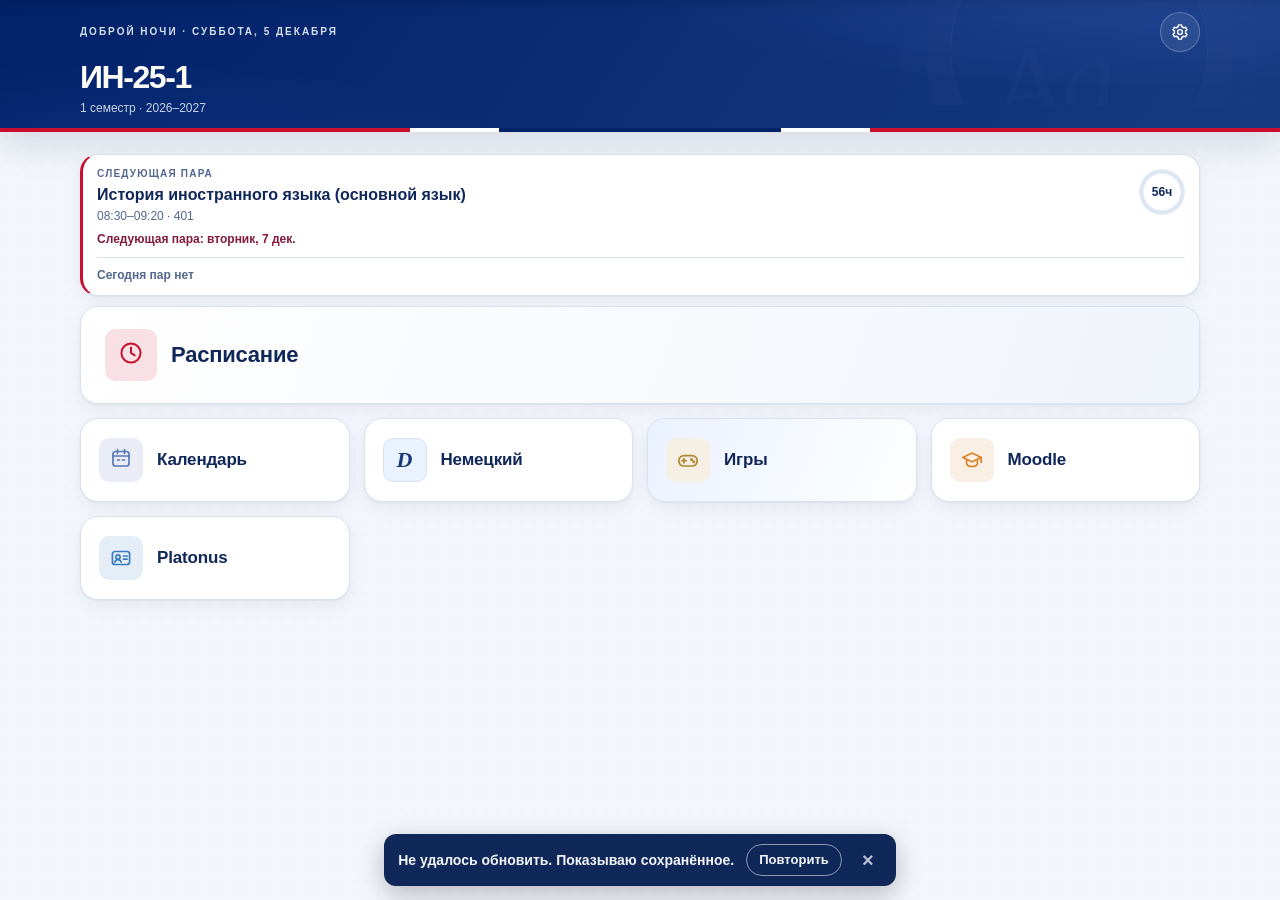
<file: index.html>
<!doctype html>
<html lang="ru">
<head>
  <meta charset="utf-8">
  <meta name="viewport" content="width=device-width, initial-scale=1, viewport-fit=cover">
  <meta name="theme-color" id="app-theme-color" content="#182d49">
  <meta name="mobile-web-app-capable" content="yes">
  <meta name="apple-mobile-web-app-capable" content="yes">
  <meta name="apple-mobile-web-app-title" content="ИН-25-1">
  <meta name="apple-mobile-web-app-status-bar-style" content="black-translucent">
  <link rel="manifest" href="./manifest.webmanifest">
  <link rel="icon" type="image/png" sizes="192x192" href="./icon-192.png">
  <link rel="apple-touch-icon" sizes="180x180" href="./apple-touch-icon.png">
  <title>Расписание ИН-25-1</title>
  <script>
    try {var d=document.documentElement,ls=localStorage;var P=['en','sunset','forest','ocean','graphite','sakura','amoled'],F={sunset:'dark',forest:'light',ocean:'light',graphite:'dark',sakura:'light'};var p=ls.getItem('schedule-palette');if(P.indexOf(p)>=0)d.dataset.palette=p;var m=ls.getItem('schedule-mode')||(ls.getItem('schedule-theme')==='dark'?'dark':'light');var sys=false;try{sys=window.AppPreferences&&window.AppPreferences.isSystemDark?!!window.AppPreferences.isSystemDark():!!(window.matchMedia&&matchMedia('(prefers-color-scheme: dark)').matches);}catch(e){}var dark=F[p]?F[p]==='dark':(m==='dark'||(m==='system'&&sys));if(dark)d.dataset.theme='dark';} catch(e){}
    try {const language=localStorage.getItem('schedule-language')||(window.AppPreferences&&window.AppPreferences.getLocale());if(['ru','en'].includes(language)){document.documentElement.dataset.language=language;document.documentElement.lang=language;}} catch(e){}
  </script>
<link rel="preload" href="./js/app.js" as="script">
<link rel="stylesheet" href="./css/app.css">




</head>
<body data-screen="home">
  <header><div class="header-art" aria-hidden="true"></div><div class="inner"><div class="header-top"><p class="eyebrow" id="header-eyebrow" data-i18n="app.eyebrow">Учебная неделя</p><button id="back-menu" class="back-menu" type="button" hidden data-i18n="nav.back" data-i18n-aria-label="nav.backAria" aria-label="Вернуться в главное меню">‹ В меню</button><button id="open-settings" class="settings-btn" type="button" data-open-screen="settings" data-i18n-aria-label="nav.settings" data-i18n-title="nav.settings" aria-label="Настройки" title="Настройки"><svg viewBox="0 0 24 24" width="18" height="18" aria-hidden="true" fill="none" stroke="currentColor" stroke-width="1.8" stroke-linecap="round" stroke-linejoin="round"><circle cx="12" cy="12" r="3.2"/><path d="M19.4 13.5a7.7 7.7 0 0 0 0-3l2-1.5-2-3.4-2.3.9a7.6 7.6 0 0 0-2.6-1.5L14 2.5h-4l-.5 2.5a7.6 7.6 0 0 0-2.6 1.5l-2.3-.9-2 3.4 2 1.5a7.7 7.7 0 0 0 0 3l-2 1.5 2 3.4 2.3-.9a7.6 7.6 0 0 0 2.6 1.5l.5 2.5h4l.5-2.5a7.6 7.6 0 0 0 2.6-1.5l2.3.9 2-3.4z"/></svg></button></div><div class="header-title-row"><h1 id="page-title" tabindex="-1"></h1></div><p class="subtitle" id="subtitle" data-i18n="app.subtitle"></p></div></header>
  <main id="home-screen" class="home-shell" data-i18n-aria-label="nav.home" aria-label="Главное меню">
    <div id="home-skeleton" aria-hidden="true"><div class="skel card"></div></div>
    <div class="menu-grid">
      <button class="menu-card schedule-card" type="button" data-open-screen="schedule">
        <span class="menu-symbol calendar-symbol" aria-hidden="true">25</span>
        <span class="menu-copy"><strong data-i18n="nav.schedule">Расписание</strong><span data-i18n="menu.scheduleDetails">Занятия, СРСП и аудитории</span></span>
        <span class="menu-arrow" aria-hidden="true">›</span>
      </button>
      <button class="menu-card academic-calendar-card" type="button" data-open-screen="calendar">
        <span class="menu-symbol calendar-symbol" aria-hidden="true">01</span>
        <span class="menu-copy"><strong data-i18n="menu.calendarShort">Календарь</strong><span data-i18n="menu.calendarDetails">Учебный период, рубежные контроли и сессия</span><small data-i18n="calendar.term">1 семестр · сентябрь–декабрь 2026</small></span>
        <span class="menu-arrow" aria-hidden="true">›</span>
      </button>
      <a class="menu-card moodle-card" href="https://dot.bolashaq.edu.kz/moodle/" data-i18n-aria-label="menu.openMoodle" aria-label="Открыть Moodle в браузере">
        <span class="menu-symbol platform-symbol" aria-hidden="true">M</span><span class="menu-copy"><strong>Moodle</strong><span data-i18n="menu.moodle">Учебная платформа</span></span><span class="menu-arrow" aria-hidden="true">↗</span>
      </a>
      <a class="menu-card platonus-card" href="https://platonus.bolashaq.edu.kz/v7/#/" data-i18n-aria-label="menu.openPlatonus" aria-label="Открыть Platonus в браузере">
        <span class="menu-symbol platform-symbol" aria-hidden="true">P</span><span class="menu-copy"><strong>Platonus</strong><span data-i18n="menu.platonus">Личный кабинет</span></span><span class="menu-arrow" aria-hidden="true">↗</span>
      </a>
      <a class="menu-card german-card" href="https://vasileveldar.github.io/lernwortschatz/" data-tg-link="https://t.me/schedulein251_app_bot/lernwortschatz" data-i18n-aria-label="menu.openGerman" aria-label="Открыть карточки немецких слов">
        <span class="menu-symbol platform-symbol" aria-hidden="true">D</span><span class="menu-copy"><strong data-i18n="menu.german">Немецкий</strong><span data-i18n="menu.germanDetails">Карточки слов по лекциям</span></span>
      </a>
      <button class="menu-card game-card" type="button" data-open-screen="game">
        <span class="menu-symbol jump-symbol" aria-hidden="true">↑</span><span class="menu-copy"><strong data-i18n="nav.game">Игры</strong><span data-i18n="menu.gameDetails">Прыжки, пружины и ракетный ранец</span><small data-i18n="menu.gameHint">Игра для короткого перерыва</small></span><span class="menu-arrow" aria-hidden="true">›</span>
      </button>
      <button class="menu-card homework-menu-card" id="hw-menu-card" type="button" data-open-screen="homework" hidden>
        <span class="menu-symbol platform-symbol" aria-hidden="true">✎</span>
        <span class="menu-copy"><strong data-i18n="nav.homework">Домашние задания</strong><span data-i18n="hw.menuDetails">Добавить и изменить задания к парам</span></span>
        <span class="menu-arrow" aria-hidden="true">›</span>
      </button>
    </div>
  </main>
  <section id="schedule-screen" hidden data-i18n-aria-label="nav.schedule" aria-label="Расписание">
  <div class="control-wrap"><div class="controls">
    <div class="control-row mode-row"><span class="control-label" id="mode-label" data-i18n="schedule.mode">Режим</span><div class="button-group" id="schedule-modes" role="group" aria-labelledby="mode-label"></div></div>
    <div class="assessment-banner" id="assessment-notice" hidden><p class="assessment-notice" data-i18n="schedule.rk1Notice">19–23 октября 2026 · Полное расписание с РК1.</p><button class="choice assessment-exit" id="assessment-exit" type="button" data-i18n="schedule.regular">Обычная неделя</button></div>
    <div class="control-row group-row"><span class="control-label" id="group-label" data-i18n="schedule.fridayPractice">Практика в пятницу</span><div class="button-group" id="groups" role="group" aria-labelledby="group-label"></div></div>
    <div class="control-row day-row"><span class="control-label" id="day-label" data-i18n="schedule.day">День</span><div class="button-group day-buttons" id="days" role="group" aria-labelledby="day-label"></div></div>
  </div></div>
  <main><div class="week" id="schedule"></div><p class="day-status" id="status" aria-live="polite"></p></main>
  </section>
  <main id="calendar-screen" class="academic-calendar" hidden data-i18n-aria-label="nav.calendar" aria-label="Академический календарь"><section class="academic-period" aria-labelledby="calendar-study-title">
  <div class="academic-section-heading"><h2 id="calendar-study-title" data-i18n="calendar.study">Учебный период</h2><span class="academic-year">2026</span></div>
  <dl class="academic-summary">
    <div><dt data-i18n="calendar.startLabel">Начало семестра</dt><dd><time datetime="2026-09-01" data-i18n="calendar.start">1 сентября</time></dd></div>
    <div><dt data-i18n="calendar.endLabel">Конец семестра</dt><dd><time datetime="2026-12-11" data-i18n="calendar.end">11 декабря</time></dd></div>
    <div class="academic-duration"><dt data-i18n="calendar.weeksLabel">Всего недель</dt><dd>15</dd></div>
  </dl>
</section>
<section class="academic-milestones" aria-labelledby="calendar-controls-title">
  <h2 id="calendar-controls-title" data-i18n="calendar.controls">Рубежные контроли</h2>
  <ol class="academic-timeline">
    <li><span class="academic-number" aria-hidden="true">01</span><div><h3 data-i18n="calendar.control1">Рубежный контроль 1</h3><p class="academic-date"><time datetime="2026-10-19" data-i18n="calendar.control1Start">19</time><span aria-hidden="true">–</span><span class="day-status" data-i18n="calendar.to"> по </span><time datetime="2026-10-23" data-i18n="calendar.control1End">23 октября</time></p></div></li>
    <li><span class="academic-number" aria-hidden="true">02</span><div><h3 data-i18n="calendar.control2">Рубежный контроль 2</h3><p class="academic-date"><time datetime="2026-12-07" data-i18n="calendar.control2Start">7</time><span aria-hidden="true">–</span><span class="day-status" data-i18n="calendar.to"> по </span><time datetime="2026-12-11" data-i18n="calendar.control2End">11 декабря</time></p></div></li>
  </ol>
  <button class="choice academic-open-assessment" type="button" data-open-assessment="rk1" data-i18n="calendar.openRk1">Открыть расписание РК1</button>
</section>
<section class="academic-session" aria-labelledby="calendar-session-title">
  <div><h2 id="calendar-session-title" data-i18n="calendar.session">Сессия</h2><p data-i18n="calendar.sessionDetails">Экзаменационный период</p></div>
  <p class="academic-date"><time datetime="2026-12-14" data-i18n="calendar.sessionStart">14</time><span aria-hidden="true">–</span><span class="day-status" data-i18n="calendar.to"> по </span><time datetime="2026-12-31" data-i18n="calendar.sessionEnd">31 декабря</time></p>
</section>
</main>
  <main id="game-screen" class="game-shell" hidden data-i18n-aria-label="nav.gameAria" aria-label="Игры"><div id="jump-game">
  <div class="jg-heading">
    <div><p class="jg-kicker" data-i18n="game.kicker">ПЕРЕМЕНА</p><h2 data-i18n="game.title">Выше к знаниям</h2></div>
    <div class="jg-scores" aria-label="Счёт игры" data-i18n-aria-label="game.scoresAria"><div class="jg-stat"><span data-i18n="game.score">Счёт</span><strong id="jg-score">0</strong></div><div class="jg-stat jg-best"><span data-i18n="game.best">Рекорд</span><strong id="jg-best">0</strong></div></div>
  </div>
  <div class="jg-stage">
    <canvas id="jg-canvas" width="360" height="470" tabindex="0" aria-label="Игра: прыгайте по платформам. Управляйте кнопками влево и вправо, стрелками клавиатуры или перемещением пальца по полю." data-i18n-aria-label="game.canvasAria"></canvas>
    <div id="jg-fuel" class="jg-fuel" hidden>
      <span class="jg-fuel-icon" aria-hidden="true">↑</span>
      <div><span id="jg-fuel-label" data-i18n="game.jetpack">Ракетный ранец</span><div class="jg-fuel-track" role="progressbar" aria-label="Топливо ракетного ранца" data-i18n-aria-label="game.fuelAria" aria-valuemin="0" aria-valuemax="100" aria-valuenow="100"><i id="jg-fuel-fill"></i></div></div>
    </div>
    <div id="jg-overlay" class="jg-overlay">
      <div class="jg-panel">
        <div class="jg-book-mark" aria-hidden="true">Aa</div>
        <h3 id="jg-message">Каждая ступень — выше</h3>
        <p id="jg-description">Прыжки автоматические. Ведите рюкзак влево и вправо и набирайте высоту.</p>
        <div class="jg-legend" id="jg-legend"><span><i class="jg-platform" aria-hidden="true"></i><span data-i18n="game.platform">Опора</span></span><span><i class="jg-platform jg-fragile" aria-hidden="true"></i><span data-i18n="game.fragile">Один прыжок</span></span><span><i class="jg-spring-icon" aria-hidden="true">↟</i><span data-i18n="game.spring">Пружина</span></span><span><i class="jg-jetpack-icon" aria-hidden="true">⇈</i><span data-i18n="game.jetpackShort">Ранец</span></span></div>
        <button id="jg-primary" class="jg-primary" type="button">Начать игру</button>
      </div>
    </div>
    <div id="jg-announcement" class="jg-sr-only" aria-live="polite"></div>
  </div>
  <div class="jg-controls">
    <button id="jg-left" class="jg-direction" type="button" aria-label="Двигаться влево" data-i18n-aria-label="game.leftAria"><span aria-hidden="true">←</span></button>
    <button id="jg-pause" class="jg-pause" type="button" disabled aria-label="Поставить игру на паузу"><span aria-hidden="true">Ⅱ</span><span id="jg-pause-label">Пауза</span></button>
    <button id="jg-right" class="jg-direction" type="button" aria-label="Двигаться вправо" data-i18n-aria-label="game.rightAria"><span aria-hidden="true">→</span></button>
  </div>
  <p class="jg-help" data-i18n="game.help">Удерживайте стрелки или ведите пальцем по полю.</p>
</div>
</main>
  <main id="homework-screen" class="homework-shell" hidden data-i18n-aria-label="nav.homework" aria-label="Домашние задания"></main>
  <main id="settings-screen" class="settings-shell" hidden data-i18n-aria-label="nav.settings" aria-label="Настройки">
    <section class="settings-group" aria-labelledby="settings-appearance-title">
      <h2 id="settings-appearance-title" data-i18n="settings.appearance">Оформление</h2>
      <div class="settings-row"><label for="language-select" data-i18n="language.label">Язык интерфейса</label>
        <select id="language-select" class="language-select"><option value="ru" data-i18n="language.ru">Русский</option><option value="en" data-i18n="language.en">Английский</option></select></div>
      <div class="settings-row" id="class-row" hidden><label for="class-select" data-i18n="class.label">Учебная группа</label>
        <select id="class-select" class="language-select"></select></div>
      <div class="settings-row"><label for="palette-select" data-i18n="palette.label">Цветовая тема</label>
        <select id="palette-select" class="palette-select"><optgroup label="Классика" data-i18n-label="palette.group.classic"><option value="en" data-i18n="palette.en">Английская</option><option value="amoled" data-i18n="palette.amoled">AMOLED</option></optgroup><optgroup label="Готовые" data-i18n-label="palette.group.ready"><option value="sunset" data-i18n="palette.sunset">Закат</option><option value="forest" data-i18n="palette.forest">Лес</option><option value="ocean" data-i18n="palette.ocean">Океан</option><option value="graphite" data-i18n="palette.graphite">Графит</option><option value="sakura" data-i18n="palette.sakura">Сакура</option></optgroup></select></div>
      <div class="settings-row" id="mode-row"><label for="mode-select" data-i18n="settings.mode">Режим</label>
        <select id="mode-select" class="language-select"><option value="light" data-i18n="mode.light">Светлый</option><option value="dark" data-i18n="mode.dark">Тёмный</option><option value="system" data-i18n="mode.system">Как в системе</option></select></div>
      <p class="settings-note" id="mode-note" data-i18n="settings.modeFixed" hidden>У этой темы свой фиксированный вид: светлый и тёмный режим не переключаются.</p>
    </section>
    <section class="settings-group" id="notify-settings" aria-labelledby="settings-notify-title" hidden>
      <h2 id="settings-notify-title" data-i18n="settings.notifications">Уведомления</h2>
    </section>
  </main>  <p id="screen-status" class="day-status" aria-live="polite"></p>
  <p id="language-status" class="day-status" aria-live="polite"></p><p id="palette-status" class="day-status" aria-live="polite"></p>
  <noscript><p class="noscript" lang="ru">Для просмотра расписания включите JavaScript в браузере.</p><p class="noscript" lang="en">Enable JavaScript in your browser to view the timetable.</p></noscript>
<script src="./js/telegram.js"></script>
<script src="./js/boot.js"></script>
</body></html>
</file>
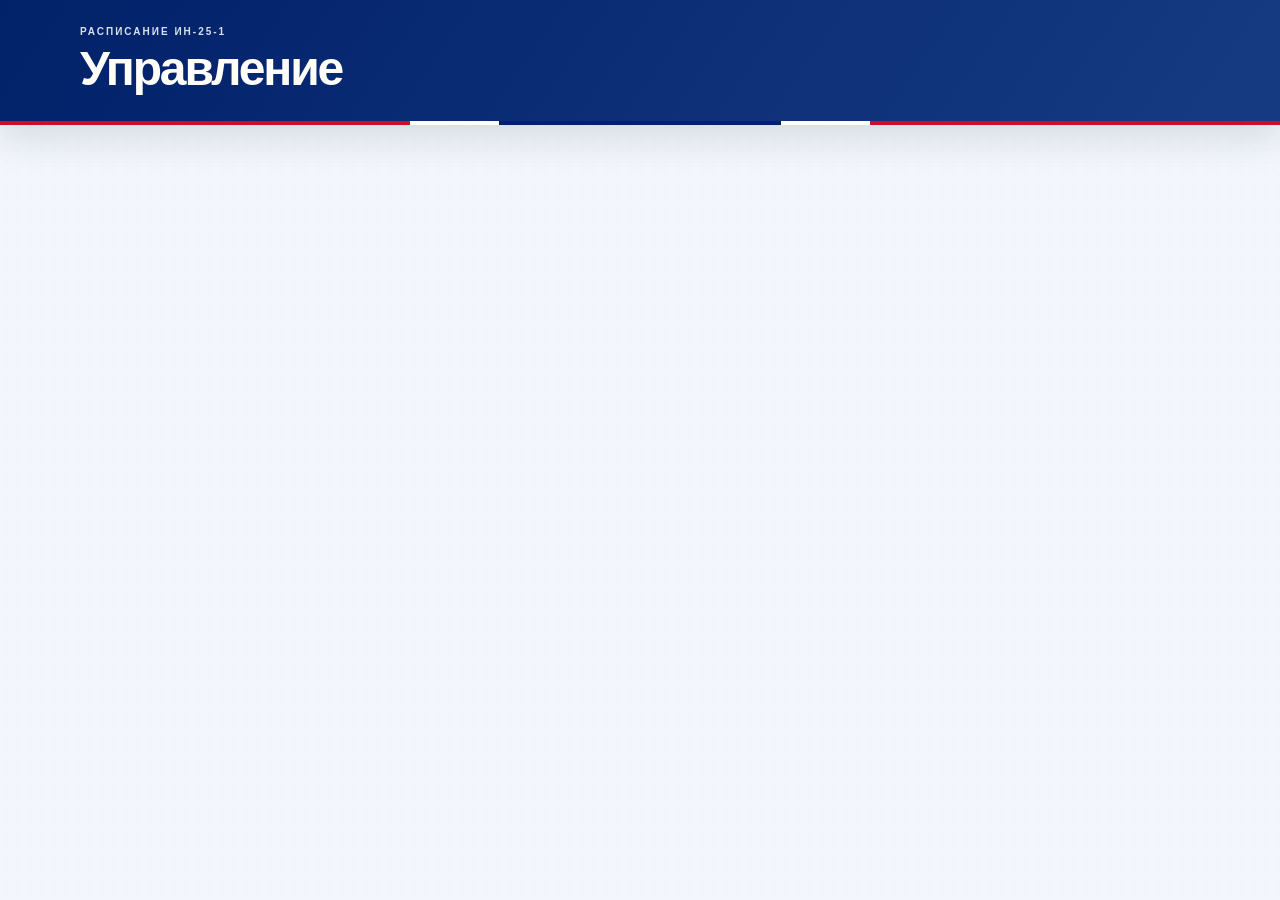
<file: admin/index.html>
<!doctype html>
<html lang="ru">
<head>
  <meta charset="utf-8">
  <meta name="viewport" content="width=device-width, initial-scale=1, viewport-fit=cover">
  <meta name="robots" content="noindex">
  <title>Управление · ИН-25-1</title>
  <script>
    /* тема как в основном приложении (то же хранилище браузера) */
    try {var d=document.documentElement,ls=localStorage;var P=['en','sunset','forest','ocean','graphite','sakura','amoled'],F={sunset:'dark',forest:'light',ocean:'light',graphite:'dark',sakura:'light'};var p=ls.getItem('schedule-palette');if(P.indexOf(p)>=0)d.dataset.palette=p;var m=ls.getItem('schedule-mode')||(ls.getItem('schedule-theme')==='dark'?'dark':'light');var sys=false;try{sys=!!(window.matchMedia&&matchMedia('(prefers-color-scheme: dark)').matches);}catch(e){}var dark=F[p]?F[p]==='dark':(m==='dark'||(m==='system'&&sys));if(dark)d.dataset.theme='dark';} catch(e){}
  </script>
  <link rel="stylesheet" href="../css/app.css">
  <style>
    .adm-toast { position: fixed; left: 50%; bottom: 22px; transform: translateX(-50%); max-width: 90vw; padding: 10px 16px; border-radius: 12px; background: var(--header, #182d49); color: #fffdf7; font-size: 14px; box-shadow: 0 8px 24px #0004; z-index: 80; }
    .adm-toast[hidden] { display: none; }
    .adm-back { position: fixed; inset: 0; z-index: 70; display: flex; align-items: flex-end; justify-content: center; background: #0007; }
    .adm-modal { width: min(560px, 100%); max-height: 92vh; overflow: auto; padding: 16px; border-radius: 18px 18px 0 0; background: var(--surface, #fff); color: var(--ink); }
    @media (min-width: 700px) { .adm-back { align-items: center; } .adm-modal { border-radius: 18px; } }
    .adm-field { display: flex; flex-direction: column; gap: 4px; margin: 8px 0; font-size: 13px; font-weight: 600; }
    .adm-day { margin: 14px 0 6px; font-size: 13px; color: var(--muted); text-transform: uppercase; letter-spacing: .08em; }
    .adm-diff, .adm-warn { margin: 10px 0; padding: 8px 12px; border-left: 3px solid var(--line); border-radius: 6px; }
    .adm-diff h4, .adm-warn h4 { margin: 0 0 4px; font-size: 14px; }
    .adm-diff.add { border-left-color: #2f9e6f; } .adm-diff.chg { border-left-color: #d9a21b; } .adm-diff.del { border-left-color: #c8102e; } .adm-warn { border-left-color: #d9a21b; }
    .adm-sheet { max-height: 280px; overflow: auto; margin: 10px 0; border: 1px solid var(--line); border-radius: 8px; }
    .adm-sheet-table { border-collapse: collapse; font-size: 11px; white-space: nowrap; }
    .adm-sheet-table th, .adm-sheet-table td { border: 1px solid var(--line); padding: 2px 6px; text-align: left; }
    .adm-sheet-table tr:first-child th { position: sticky; top: 0; background: var(--paper); }
    .adm-sheet-table th { color: var(--muted); font-weight: 650; background: var(--paper); }
    .adm-map { display: grid; grid-template-columns: repeat(auto-fit, minmax(170px, 1fr)); gap: 0 12px; margin: 6px 0; }
    .adm-class { max-width: 160px; }
    .adm-roles { display: inline-flex; border: 1px solid var(--line); border-radius: 10px; overflow: hidden; }
    .adm-roles button { border: 0; border-right: 1px solid var(--line); background: var(--button, transparent); color: var(--ink); padding: 7px 10px; font: inherit; font-size: 13px; cursor: pointer; }
    .adm-roles button:last-child { border-right: 0; }
    .adm-roles button[aria-pressed="true"] { background: var(--selected); color: var(--selected-text); font-weight: 650; }
  </style>
</head>
<body data-screen="owner">
  <header>
    <div class="inner">
      <p class="eyebrow">Расписание ИН-25-1</p>
      <h1>Управление</h1>
    </div>
  </header>
  <main id="admin-root" class="owner-shell"></main>
  <div id="adm-toast" class="adm-toast" role="status" aria-live="polite" hidden></div>
  <script src="../js/telegram.js"></script>
  <script src="./loader.js"></script>
</body>
</html>
</file>
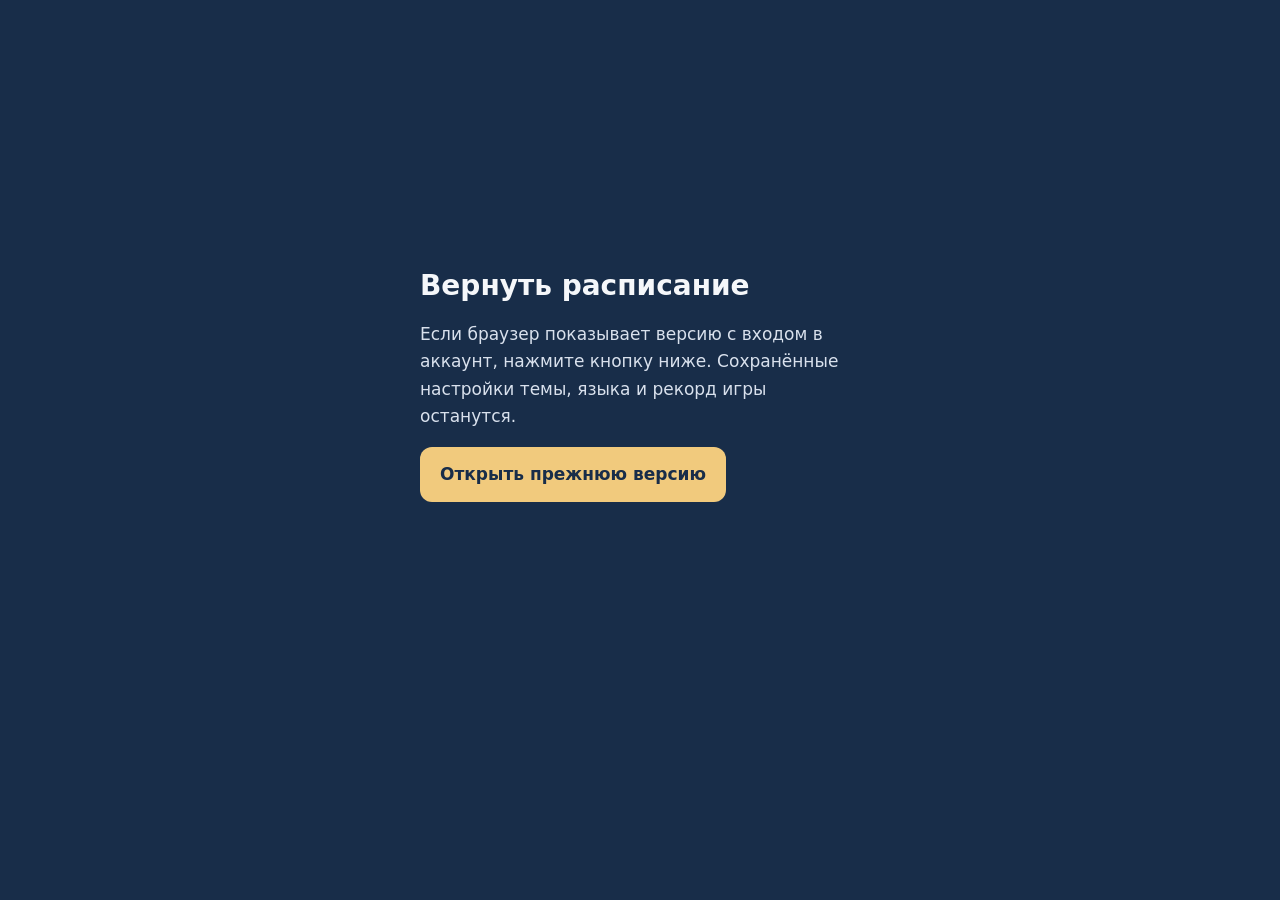
<file: restore.html>
<!doctype html>
<html lang="ru">
<meta charset="utf-8">
<meta name="viewport" content="width=device-width,initial-scale=1">
<meta name="color-scheme" content="light dark">
<title>Вернуть расписание</title>
<style>
body{font:17px/1.6 system-ui,sans-serif;margin:0;padding:24px;min-height:80vh;display:grid;place-items:center;background:#182d49;color:#f5f7fa}main{max-width:440px}h1{font-size:28px;line-height:1.25}button,a{display:inline-block;padding:14px 20px;border:0;border-radius:12px;font:inherit;font-weight:650;background:#f1ca7d;color:#182d49;text-decoration:none;cursor:pointer}button:disabled{opacity:.65;cursor:wait}p{color:#d9e1ed}#fallback{display:none}
</style>
<main><h1>Вернуть расписание</h1><p>Если браузер показывает версию с входом в аккаунт, нажмите кнопку ниже. Сохранённые настройки темы, языка и рекорд игры останутся.</p><button id="restore">Открыть прежнюю версию</button><p id="status" role="status" aria-live="polite"></p><a id="fallback" href="./?restored=2.2">Открыть расписание</a></main>
<script>
const button = document.getElementById('restore');
const status = document.getElementById('status');
button.addEventListener('click', async () => {
  button.disabled = true;
  status.textContent = 'Обновляем сохранённую версию…';
  try {
    const base = new URL('./', location.href);
    if ('serviceWorker' in navigator) {
      for (const registration of await navigator.serviceWorker.getRegistrations()) {
        if (registration.scope === base.href) await registration.unregister();
      }
    }
    if ('caches' in window) {
      const prefix = 'schedule-public-' + encodeURIComponent(base.pathname) + '-';
      for (const name of await caches.keys()) {
        if (name.startsWith(prefix)) await caches.delete(name);
      }
    }
    // The old worker deliberately passes URLs with query parameters to the network.
    location.replace(new URL('./?restored=2.2', base).href);
  } catch {
    status.textContent = 'Не удалось обновить автоматически. Откройте расписание по ссылке ниже.';
    document.getElementById('fallback').style.display = 'inline-block';
    button.disabled = false;
  }
});
</script>
</html>
</file>
<file: css/app.css>
/* css/base.css */

  :root{color-scheme:light;--ink:#182d49;--muted:#576577;--line:#dadfe5;--paper:#f6f4ef;--surface:#fff;--controls:#fff;--header:#182d49;--burgundy:#7b263d;--red:#b3223b;--shadow:0 2px 8px #182d4905;--focus:#7b263d;--button:#f3f4f6;--button-border:#e1e5ea;--button-hover:#e6eaf0;--selected:#182d49;--selected-text:#fff;--rule:#cdd3dc;--card-edge:#c4cddb;--inclusive-edge:#36557e;--inclusive-bg:#eef3f9;--inclusive-ink:#213e65;--conflict-edge:#e9b1bd;--conflict-bg:#fff0f1;--conflict-ink:#a02037;--tag:#edf0f4;--srsp-bg:#ece7dd;--srsp-ink:#655238;--group-bg:#dbe5f1;--room:#34475f;font-family:-apple-system,BlinkMacSystemFont,"Segoe UI",Arial,sans-serif}
  :root[data-theme="dark"]{color-scheme:dark;--ink:#ebf0f7;--muted:#b4c0d1;--line:#39485d;--paper:#111923;--surface:#1a2534;--controls:#162130;--header:#162640;--burgundy:#8f3550;--red:#f17e92;--shadow:none;--focus:#e9b2c0;--button:#263344;--button-border:#506077;--button-hover:#334359;--selected:#c4d7f1;--selected-text:#182d49;--rule:#3f4e61;--card-edge:#53677f;--inclusive-edge:#6d93c7;--inclusive-bg:#1d3048;--inclusive-ink:#dce9ff;--conflict-edge:#835061;--conflict-bg:#35212b;--conflict-ink:#ffb3c0;--tag:#2c3b50;--srsp-bg:#3e372c;--srsp-ink:#ecd9b8;--group-bg:#354c6d;--room:#d4deed}
  *{box-sizing:border-box}
  body{margin:0;background:var(--paper);color:var(--ink);font-size:15px;line-height:1.5}
  button{font:inherit;cursor:pointer;-webkit-tap-highlight-color:transparent}
  button:focus-visible{outline:3px solid var(--focus);outline-offset:3px}
  header{background:var(--header);color:#fffdf7;padding:28px 24px 29px;border-bottom:4px solid var(--burgundy)}
  header .inner{max-width:1040px;margin:auto}
  .header-top{display:flex;align-items:center;justify-content:space-between;gap:12px;margin:0 0 12px;flex-wrap:wrap}
  .eyebrow{font-size:11px;letter-spacing:.17em;text-transform:uppercase;color:#d3d9e3;margin:0;font-weight:650}
  .theme-toggle{display:inline-flex;align-items:center;justify-content:center;gap:9px;min-height:44px;padding:8px 10px;border:1px solid #657791;border-radius:5px;background:#203653;color:#fffdf7;font-size:12px;font-weight:600;line-height:1.25}
  .theme-toggle:hover{background:#2d4464}
  .theme-toggle:focus-visible{outline-color:#e9b2c0}
  .theme-track{display:inline-block;position:relative;flex:none;width:30px;height:18px;border-radius:10px;background:#71839d;transition:background .15s}
  .theme-track:after{content:"";position:absolute;top:3px;left:3px;width:12px;height:12px;border-radius:50%;background:#fff;transition:transform .15s}
  .theme-toggle[aria-checked="true"] .theme-track{background:#af516f}
  .theme-toggle[aria-checked="true"] .theme-track:after{transform:translateX(12px)}
  h1{font-family:Georgia,"Times New Roman",serif;font-size:clamp(28px,5vw,40px);letter-spacing:-.025em;line-height:1.2;margin:0;max-width:850px;font-weight:700}
  .subtitle{font-size:14px;margin:12px 0 0;color:#d3d9e3;max-width:750px}
  .control-wrap{background:var(--controls);border-bottom:1px solid var(--line)}
  .controls{max-width:1088px;margin:auto;padding:21px 24px 19px;display:flex;flex-direction:column;gap:16px}
  .control-row{display:flex;align-items:center;gap:16px}
  .control-label{width:52px;flex:none;color:var(--muted);font-size:12px;font-weight:650}
  .button-group{display:flex;gap:7px;flex-wrap:wrap}
  .choice{color:var(--ink);background:var(--button);border:1px solid var(--button-border);border-radius:5px;padding:10px 14px;font-size:13px;line-height:1.25;min-height:44px;font-weight:600;transition:background .12s,color .12s}
  .choice:hover{background:var(--button-hover)}
  .choice[aria-pressed="true"]{background:var(--selected);border-color:var(--selected);color:var(--selected-text)}
  .choice.day[aria-pressed="true"]{background:var(--burgundy);color:#fff;border-color:var(--burgundy)}
  main{max-width:1088px;margin:auto;padding:28px 24px 50px}
  .week{display:grid;grid-template-columns:repeat(2,minmax(0,1fr));gap:30px 23px;align-items:start}
  .week.single{grid-template-columns:minmax(0,760px);justify-content:center}
  .day-section{min-width:0}
  .day-heading{display:flex;align-items:center;gap:12px;margin:0 0 13px}
  .day-heading:after{content:"";height:1px;flex:1;background:var(--rule)}
  .day-heading h2{font-size:17px;letter-spacing:-.01em;margin:0;line-height:1.5;font-weight:750}
  .day-stack{display:flex;flex-direction:column;gap:10px}
  .lesson{background:var(--surface);border:1px solid var(--line);border-left:4px solid var(--card-edge);border-radius:7px;box-shadow:var(--shadow);padding:17px 15px 17px 13px;display:grid;grid-template-columns:62px minmax(0,1fr);gap:15px;overflow-wrap:anywhere}
  .lesson.inclusive{border-left-color:var(--inclusive-edge);background:var(--inclusive-bg)}
  .lesson.conflict{border-color:var(--conflict-edge);border-left:4px solid var(--red);background:var(--conflict-bg)}
  .time{padding-top:2px;color:var(--ink);font-variant-numeric:tabular-nums;white-space:nowrap;font-size:18px;line-height:1.25;font-weight:750;letter-spacing:-.035em}
  .time .until{display:block;font-size:13px;font-weight:500;color:var(--muted);letter-spacing:0;margin-top:6px}
  .details{min-width:0}
  .subject{font-size:16px;line-height:1.36;font-weight:700;margin:0 0 9px;letter-spacing:-.012em}
  .inclusive .subject{color:var(--inclusive-ink)}
  .tags{display:flex;gap:5px;flex-wrap:wrap;margin:0 0 8px}
  .tag{display:inline-block;font-size:11px;line-height:1.35;font-weight:700;letter-spacing:.015em;padding:3px 7px;border-radius:3px;background:var(--tag);color:var(--muted)}
  .tag.srsp{background:var(--srsp-bg);color:var(--srsp-ink)}
  .tag.group{background:var(--group-bg);color:var(--inclusive-ink)}
  .tag.conflict-tag{background:#b3223b;color:white}
  .detail{font-size:13px;line-height:1.55;color:var(--muted);margin-top:3px}
  .room{font-weight:650;color:var(--room)}
  .conflict-note{font-size:12px;line-height:1.5;color:var(--conflict-ink);margin:9px 0 0}
  .empty{font-size:14px;color:var(--muted);padding:25px 0}
  .noscript{margin:28px;font-size:15px}
  .day-status{position:absolute;overflow:hidden;clip:rect(0,0,0,0);width:1px;height:1px;margin:-1px;padding:0;border:0}
  .group-row{align-items:flex-start;flex-direction:column;gap:8px}
  .group-row .control-label{width:auto;font-size:12px}
  @media(min-width:1060px){.week:not(.single){grid-template-columns:repeat(3,minmax(0,1fr));gap:28px 18px}.week:not(.single) .lesson{grid-template-columns:55px minmax(0,1fr);gap:10px;padding:16px 11px 16px 10px}.week:not(.single) .subject{font-size:15px}.week:not(.single) .time{font-size:17px}}
  @media(max-width:640px){header{padding:17px 20px 24px}h1{font-size:29px}.eyebrow{font-size:10px}.subtitle{font-size:13px;line-height:1.6;margin-top:10px}.controls{padding:17px 16px;gap:14px}.control-row{gap:8px}.control-label{width:auto;font-size:12px}.button-group{gap:6px}.choice{padding:10px 12px;font-size:13px}.day-row{align-items:stretch;flex-direction:column}.day-buttons{display:grid;grid-template-columns:repeat(6,minmax(0,1fr));gap:5px}.day-buttons .choice{padding:10px 3px;min-width:0;font-size:12px}.day-buttons .today-choice{grid-column:1/-1}main{padding:23px 16px 34px}.week{grid-template-columns:1fr;gap:29px}.lesson{padding:16px 13px 16px 11px;grid-template-columns:59px minmax(0,1fr);gap:13px}}
  @media(max-width:355px){header{padding-left:16px;padding-right:16px}h1{font-size:26px}.controls{padding-left:12px;padding-right:12px}.choice{padding:10px}main{padding-left:12px;padding-right:12px}.lesson{grid-template-columns:55px minmax(0,1fr);gap:10px}}
  @media(prefers-reduced-motion:reduce){*{transition:none!important}}
  @media print{:root,:root[data-theme="dark"]{color-scheme:light;--ink:#182d49;--muted:#576577;--surface:#fff;--line:#dadfe5;--inclusive-bg:#eef3f9;--inclusive-ink:#213e65;--conflict-bg:#fff0f1;--conflict-ink:#a02037;--room:#34475f;--srsp-bg:#ece7dd;--srsp-ink:#655238;--group-bg:#dbe5f1}body{background:white}header{background:white;color:var(--ink);padding:0 0 16px}.eyebrow,.subtitle{color:var(--muted)}.control-wrap,.theme-toggle{display:none}main{padding:16px 0;max-width:none}.week,.week.single{display:block}.day-section{break-inside:avoid;margin-bottom:22px}.lesson{box-shadow:none;break-inside:avoid}.day-stack{gap:6px}.lesson{padding:9px 12px}.day-status{display:none}}
  [hidden]{display:none!important}
.back-menu{min-height:44px;border:0;background:transparent;color:#fffdf7;padding:6px 0;font-size:14px;font-weight:650}
.back-menu:focus-visible{outline-color:#e9b2c0}
#page-title:focus{outline:none}
.home-shell{max-width:820px;padding-top:25px}
.menu-caption{font-size:13px;font-weight:650;color:var(--muted);margin:0 0 15px;letter-spacing:.02em}
.menu-grid{display:grid;grid-template-columns:1fr 1fr;gap:12px}
.menu-card{display:flex;align-items:center;gap:17px;min-width:0;text-align:left;text-decoration:none;font:inherit;color:var(--ink);border:1px solid var(--line);border-radius:9px;background:var(--surface);padding:23px 20px;min-height:126px;box-shadow:var(--shadow);cursor:pointer}
.menu-card:hover{border-color:var(--card-edge);background:var(--button)}
.menu-card:active{transform:translateY(1px)}
.menu-card:focus-visible{outline:3px solid var(--focus);outline-offset:3px}
.schedule-card,.game-card{grid-column:1/-1}
.schedule-card{border-top:3px solid var(--burgundy)}
.game-card{background:var(--inclusive-bg)}
.menu-symbol{width:50px;height:50px;flex:none;border-radius:8px;background:var(--button);border:1px solid var(--line);display:flex;align-items:center;justify-content:center;font-size:27px;font-weight:700;font-family:Georgia,serif}
.calendar-symbol{border-top:8px solid var(--burgundy);background:var(--paper);font:700 23px/1 Arial,sans-serif;padding-bottom:4px}
.platform-symbol{color:var(--inclusive-ink);background:var(--inclusive-bg)}
.jump-symbol{font:700 33px/1 Arial,sans-serif;background:var(--group-bg);color:var(--inclusive-ink)}
.menu-copy{display:flex;flex-direction:column;gap:5px;min-width:0;flex:1}
.menu-copy strong{font-size:19px;font-weight:700;line-height:1.2}
.menu-copy>span{font-size:13px;color:var(--muted);line-height:1.4}
.menu-arrow{font-size:26px;color:var(--muted);flex:none;line-height:1}
.menu-footnote{font-size:12px;line-height:1.6;color:var(--muted);margin:20px 0 0;max-width:430px}
.game-shell{max-width:760px;padding:14px 16px 20px}
body[data-screen="game"] header{padding-top:10px;padding-bottom:12px}
body[data-screen="game"] .header-top{margin-bottom:3px}
body[data-screen="game"] h1{font-size:25px}
body[data-screen="game"] .subtitle{display:none}
@media(max-width:640px){.home-shell{padding-top:21px}.menu-grid{grid-template-columns:1fr;gap:11px}.menu-card{padding:19px 16px;min-height:111px;gap:14px}.menu-symbol{width:46px;height:46px}.menu-copy strong{font-size:19px}.menu-copy>span{font-size:13px}.schedule-card,.game-card{min-height:129px}.menu-footnote{margin-top:18px}}
@media print{.home-shell,.game-shell,.back-menu{display:none!important}#schedule-screen{display:block!important}}

  #jump-game{max-width:480px;margin:0 auto;padding:14px 16px 16px;color:var(--ink);--jg-teal:#2f746e;--jg-gold:#946a24;--jg-rust:#a05947;--jg-grid:#dae0e4;--jg-sky:#f4f5ef;--jg-stage-edge:#c8d2dc;--jg-character-ink:#182d49;--jg-character-accent:#7b263d;--jg-margin:#dfb5be;--jg-shadow:#173e3b}
#jump-game .jg-heading{display:flex;align-items:center;justify-content:space-between;gap:12px;margin-bottom:12px}
#jump-game .jg-kicker{margin:0 0 2px;color:var(--muted);font-size:10px;letter-spacing:.14em;font-weight:750}
#jump-game h2{font-family:Georgia,"Times New Roman",serif;font-size:21px;line-height:1.2;margin:0;letter-spacing:-.02em}
#jump-game .jg-scores{display:flex;gap:16px;flex:none;text-align:right;font-variant-numeric:tabular-nums}
#jump-game .jg-stat{display:flex;flex-direction:column;line-height:1.15}
#jump-game .jg-stat>span{font-size:10px;color:var(--muted);font-weight:600;margin-bottom:4px}
#jump-game .jg-stat>strong{font-size:24px;font-weight:750}
#jump-game .jg-best>strong{font-size:20px;color:var(--muted);padding-top:4px}
#jump-game .jg-stage{height:min(520px,calc(100vh - 300px));height:min(520px,calc(100dvh - 300px));min-height:200px;position:relative;isolation:isolate;overflow:hidden;border:1px solid var(--jg-stage-edge);border-radius:14px;background:var(--jg-sky);box-shadow:0 4px 16px #182d4907}
#jump-game canvas{display:block;width:100%;height:100%;touch-action:none;user-select:none;-webkit-user-select:none;outline:none}
#jump-game canvas:focus-visible{outline:3px solid var(--focus);outline-offset:-4px}
#jump-game .jg-overlay{position:absolute;z-index:2;inset:0;display:flex;align-items:center;justify-content:center;padding:16px;background:#f1f3ef8a;backdrop-filter:blur(3px);overflow-y:auto}
#jump-game .jg-overlay[hidden]{display:none}
#jump-game .jg-panel{width:100%;max-width:290px;text-align:center;padding:22px 18px 18px;background:var(--surface);border:1px solid var(--line);border-radius:12px;box-shadow:0 9px 35px #182d4918}
#jump-game .jg-book-mark{display:grid;place-items:center;width:44px;height:48px;margin:0 auto 12px;background:var(--burgundy);border-radius:5px 10px 10px 5px;border-left:4px solid #b96c81;box-shadow:3px 3px 0 var(--line);color:#fff8ed;font:bold 24px Georgia,serif}
#jump-game h3{font-size:18px;line-height:1.3;margin:0 0 8px}
#jump-game .jg-panel p{font-size:13px;line-height:1.5;color:var(--muted);margin:0 0 14px}
#jump-game .jg-legend{display:grid;grid-template-columns:repeat(4,minmax(0,1fr));gap:6px;font-size:10px;color:var(--muted);margin:0 0 16px}
#jump-game .jg-legend[hidden]{display:none}
#jump-game .jg-legend>span{display:flex;flex-direction:column;align-items:center;gap:6px}
#jump-game .jg-platform{display:block;width:29px;height:7px;margin-top:7px;border-radius:3px;background:var(--jg-teal);box-shadow:0 3px 0 var(--jg-shadow)}
#jump-game .jg-fragile{position:relative;background:var(--jg-rust);box-shadow:0 3px 0 #633a30}
#jump-game .jg-fragile:after{position:absolute;left:13px;top:0;content:"";height:9px;border-left:3px solid var(--surface);transform:skew(-18deg)}
#jump-game .jg-spring-icon{font-size:23px;line-height:14px;font-style:normal;color:var(--jg-gold);font-weight:900}
#jump-game .jg-jetpack-icon{display:block;width:18px;height:16px;border:2px solid var(--jg-gold);border-radius:4px;background:var(--jg-character-accent);color:#fff8ed;font-size:16px;line-height:12px;font-style:normal;font-weight:800}
#jump-game .jg-fuel{position:absolute;z-index:1;top:10px;left:50%;transform:translateX(-50%);display:flex;align-items:center;gap:8px;width:190px;max-width:calc(100% - 24px);padding:8px 11px;border:1px solid var(--jg-gold);border-radius:10px;background:var(--surface);box-shadow:0 3px 15px #00000015;pointer-events:none}
#jump-game .jg-fuel[hidden]{display:none}
#jump-game .jg-fuel>div{flex:1;min-width:0}
#jump-game #jg-fuel-label{display:block;font-size:10px;font-weight:750;line-height:1.3;margin-bottom:4px}
#jump-game .jg-fuel-icon{font-size:23px;font-weight:800;color:var(--jg-character-accent);line-height:1}
#jump-game .jg-fuel-track{height:5px;background:var(--line);border-radius:3px;overflow:hidden}
#jump-game #jg-fuel-fill{display:block;width:100%;height:100%;background:var(--jg-gold);transform-origin:left center}
#jump-game button{touch-action:none;user-select:none;-webkit-user-select:none;min-height:48px;font-family:inherit}
#jump-game .jg-primary{width:100%;background:var(--selected);color:var(--selected-text);border:1px solid var(--selected);border-radius:7px;font-size:14px;font-weight:700;padding:11px 12px}
#jump-game .jg-controls{display:grid;grid-template-columns:1fr 1.05fr 1fr;gap:10px;margin-top:12px}
#jump-game .jg-direction{background:var(--selected);color:var(--selected-text);border:1px solid var(--selected);border-radius:8px;font-size:30px;line-height:1;padding:5px}
#jump-game .jg-direction:active,#jump-game .jg-direction[data-held="true"]{transform:translateY(1px);filter:brightness(.8)}
#jump-game .jg-pause{display:flex;align-items:center;justify-content:center;gap:7px;background:var(--button);border:1px solid var(--button-border);border-radius:8px;color:var(--ink);font-size:12px;font-weight:650;padding:8px}
#jump-game .jg-pause>span:first-child{font-size:18px}
#jump-game .jg-pause:disabled{opacity:.45;cursor:default}
#jump-game .jg-help{font-size:11px;color:var(--muted);text-align:center;margin:9px 0 0;line-height:1.4}
#jump-game .jg-sr-only{position:absolute;width:1px;height:1px;overflow:hidden;clip:rect(0,0,0,0);white-space:nowrap}
:root[data-theme="dark"] #jump-game{--jg-teal:#77bcb0;--jg-gold:#e2bc71;--jg-rust:#dc9780;--jg-grid:#2e3d4c;--jg-sky:#172331;--jg-stage-edge:#425368;--jg-margin:#614553;--jg-shadow:#0c1822}
:root[data-theme="dark"] #jump-game .jg-overlay{background:#101b2b85}
#jump-game button:focus-visible{outline:3px solid var(--focus);outline-offset:3px}
@media(max-width:355px){#jump-game{padding-left:12px;padding-right:12px}#jump-game h2{font-size:19px}#jump-game .jg-scores{gap:11px}#jump-game .jg-panel{padding:16px 13px}#jump-game .jg-heading{gap:8px}}
@media(max-height:650px){#jump-game .jg-book-mark{display:none}#jump-game .jg-panel{padding:12px 14px}#jump-game .jg-panel p{margin-bottom:10px}#jump-game .jg-legend{margin-bottom:10px}#jump-game .jg-overlay{padding:10px}#jump-game h3{font-size:16px}}

  :root{--gold:#b89356;--soft-gold:#eee5d5;--portal-shadow:0 7px 23px #182d4909;--time-bg:#f4f5f7;--glass-line:#ffffff19;--card-highlight:#ffffff;--menu-tint:#f9fafc;--portal-grid:#182d4904}
:root[data-theme="dark"]{--gold:#d4b47d;--soft-gold:#3a342b;--portal-shadow:0 8px 24px #050a1229;--time-bg:#233144;--card-highlight:#ffffff06;--menu-tint:#202f42;--portal-grid:#d0dded04}
body{background-color:var(--paper);background-image:radial-gradient(var(--portal-grid) .8px,transparent .8px);background-size:8px 8px}
header{position:relative;isolation:isolate;overflow:hidden;border-bottom:0;background:linear-gradient(115deg,var(--header),#223c5b);padding-top:25px;padding-bottom:27px}
header:after{content:"";position:absolute;inset:auto 0 0;height:4px;background:linear-gradient(90deg,#96354f 0 63%,#b89356 63% 76%,#e7dfd0 76% 100%)}
header .inner{position:relative;z-index:1}
.header-art{position:absolute;inset:0;z-index:0;pointer-events:none;overflow:hidden}
.header-art:before{content:"";position:absolute;right:7%;top:-98px;width:320px;height:320px;border:1px solid var(--glass-line);border-radius:50%;box-shadow:0 0 0 32px #ffffff03,0 0 0 64px #ffffff03}
.header-art:after{content:"Aa";position:absolute;right:16%;top:34px;font:italic 140px/1 Georgia,serif;color:#ffffff07;transform:rotate(-8deg)}
.header-title-row{display:flex;align-items:center;gap:17px;justify-content:space-between}
.language-mark{display:flex;align-items:center;gap:7px;flex:none;border:1px solid #ffffff26;border-radius:7px;padding:6px 9px;font-size:10px;line-height:1;font-weight:700;letter-spacing:.07em;color:#eee6d7;background:#ffffff06}
.language-mark i{display:block;height:10px;width:1px;background:#c2a16c;font-style:normal}
.theme-toggle{border-color:#ffffff35;border-radius:22px;padding:8px 12px;background:#ffffff08;box-shadow:inset 0 1px #ffffff08}
.theme-toggle:hover{background:#ffffff12}
.theme-track{width:32px;height:19px;background:#72849b}
.theme-track:after{top:3px;left:3px;width:13px;height:13px;box-shadow:0 1px 3px #0c192333}
.theme-toggle[aria-checked="true"] .theme-track:after{transform:translateX(13px)}
.back-menu{display:inline-flex;align-items:center;gap:7px;padding:6px 8px 6px 0}
.home-shell{padding-top:26px}
.menu-caption{display:flex;align-items:center;gap:10px;font-size:11px;text-transform:uppercase;font-weight:700;letter-spacing:.12em;margin-bottom:18px}
.menu-caption:before{content:"";width:5px;height:5px;border-radius:50%;background:var(--gold);box-shadow:0 0 0 4px var(--soft-gold);margin-right:3px}
.menu-caption:after{content:"";height:1px;flex:1;background:var(--line)}
.menu-grid{gap:14px}
.menu-card{position:relative;isolation:isolate;overflow:hidden;border-radius:16px;min-height:131px;padding:24px;box-shadow:var(--portal-shadow),inset 0 1px var(--card-highlight);background:var(--surface)}
.menu-card:before{content:"";position:absolute;left:0;inset-block:25px;width:3px;background:var(--menu-accent,var(--card-edge));border-radius:0 3px 3px 0;opacity:.8}
.menu-card:after{content:"";z-index:-1;position:absolute;width:120px;height:120px;border:1px solid var(--line);border-radius:50%;right:-72px;top:-40px;opacity:.6}
.menu-card:hover{background:var(--menu-tint);border-color:var(--card-edge)}
.schedule-card{--menu-accent:var(--burgundy);border-top:1px solid var(--line);background:linear-gradient(118deg,var(--surface) 50%,var(--menu-tint));min-height:143px}
.moodle-card{--menu-accent:var(--gold)}
.platonus-card{--menu-accent:var(--inclusive-edge)}
.german-card{--menu-accent:var(--burgundy)}
.game-card{--menu-accent:var(--gold);background:linear-gradient(120deg,var(--inclusive-bg),var(--surface));min-height:139px}
.menu-symbol{position:relative;width:54px;height:56px;border-radius:12px;box-shadow:0 3px 0 var(--line);font-size:29px;background:var(--button)}
.calendar-symbol{border-top-width:9px;transform:rotate(-3deg);font-size:26px;color:var(--ink);background:var(--paper);border-radius:9px}
.calendar-symbol:before,.calendar-symbol:after{content:"";position:absolute;top:-13px;width:4px;height:10px;background:var(--muted);border:1px solid var(--surface);border-radius:3px}
.calendar-symbol:before{left:10px}.calendar-symbol:after{right:10px}
.platform-symbol{font-style:italic;background:var(--inclusive-bg);color:var(--inclusive-ink)}
.moodle-card .platform-symbol{background:var(--srsp-bg);color:var(--srsp-ink)}
.jump-symbol{color:var(--inclusive-ink);background:var(--group-bg);font-size:34px}
.menu-copy{gap:6px}
.menu-copy strong{letter-spacing:-.025em;font-size:21px}
.menu-arrow{display:flex;align-items:center;justify-content:center;width:29px;height:29px;border:1px solid var(--line);border-radius:50%;font-size:21px;color:var(--muted);background:var(--card-highlight)}
.menu-footnote{padding-left:12px;border-left:2px solid var(--line);margin-top:24px;font-size:11px}
.control-wrap{background:var(--controls);box-shadow:0 3px 16px #182d4905}
.controls{gap:19px}
.control-label{letter-spacing:.025em}
.choice{border-radius:9px;border-color:transparent;background:var(--button)}
.choice[aria-pressed="true"]{box-shadow:0 3px 7px #182d4912,inset 0 1px #ffffff15}
.choice.day[aria-pressed="true"]{background:linear-gradient(130deg,var(--burgundy),#963c56);border-color:transparent}
.day-heading{gap:10px;margin-bottom:16px}
.day-number{font-size:10px;font-weight:750;color:var(--muted);border:1px solid var(--line);border-radius:6px;min-width:26px;min-height:26px;display:grid;place-items:center;background:var(--surface);font-variant-numeric:tabular-nums;letter-spacing:.04em}
.day-heading h2{font-family:Georgia,"Times New Roman",serif;font-size:21px;font-weight:700}
.current-day-date{margin-left:auto;color:var(--muted);font-size:11px;font-weight:650;white-space:nowrap;font-variant-numeric:tabular-nums}
.day-stack{gap:13px}
.lesson{border-left-width:3px;border-radius:13px;box-shadow:var(--portal-shadow);padding:16px 14px 16px 11px;gap:13px;grid-template-columns:64px minmax(0,1fr)}
.lesson.conflict{border-left-width:3px}
.time{align-self:start;padding:10px 3px 9px;background:var(--time-bg);border:1px solid var(--line);border-radius:8px;text-align:center;font-size:18px}
.time .until{font-size:12px;margin-top:5px;line-height:1.3}
.subject{font-size:16px;line-height:1.4;margin-top:1px;margin-bottom:9px}
.tags{gap:6px;margin-bottom:9px}
.tag{padding:4px 7px;border-radius:5px;font-size:10px;letter-spacing:.025em}
.detail{font-size:13px}
.room{display:flex;align-items:baseline;gap:6px;margin-top:7px}
.room:before{content:"";width:8px;height:10px;border:1.5px solid currentColor;border-radius:6px 6px 6px 0;transform:rotate(-45deg);align-self:center;flex:none;opacity:.7;margin-left:1px}
.conflict-note{border-top:1px solid var(--conflict-edge);padding-top:8px}
#jump-game .jg-stage{border-radius:17px;box-shadow:var(--portal-shadow),inset 0 1px var(--card-highlight)}
#jump-game .jg-panel{border-radius:16px;box-shadow:0 12px 35px #08111e21}
#jump-game .jg-primary,#jump-game .jg-direction,#jump-game .jg-pause{border-radius:10px}
#jump-game .jg-stat>strong{font-variant-numeric:tabular-nums}
#jump-game .jg-book-mark{transform:rotate(-5deg);box-shadow:4px 4px 0 var(--line)}
body[data-screen="game"] .language-mark{display:none}
body[data-screen="game"] .header-art:after{font-size:100px;top:8px}
@media(hover:hover) and (pointer:fine){.menu-card:hover{transform:translateY(-3px);box-shadow:0 12px 28px #182d4912}.menu-card:hover .menu-arrow{transform:translateX(2px)}.menu-card:hover .menu-symbol{transform:translateY(-2px) rotate(-4deg)}.lesson:hover{border-color:var(--card-edge)}.lesson.conflict:hover{border-color:var(--conflict-edge)}}
@media(max-width:640px){header{padding:18px 20px 25px}.home-shell{padding-top:23px}.menu-grid{gap:12px}.menu-card{padding:20px 16px;gap:14px;min-height:113px}.schedule-card,.game-card{min-height:137px}.menu-symbol{width:47px;height:49px}.menu-copy strong{font-size:20px}.menu-copy>span{font-size:12px}.menu-arrow{width:25px;height:25px;font-size:19px}.menu-footnote{margin-top:21px}.lesson{grid-template-columns:62px minmax(0,1fr);gap:11px;padding:15px 12px 15px 10px}.language-mark{padding:6px 8px;font-size:9px;gap:6px}}
@media(max-width:355px){header{padding-left:16px;padding-right:16px}.menu-card{padding:19px 13px;gap:11px}.menu-symbol{width:42px;height:45px}.menu-copy strong{font-size:18px}.menu-copy>span{font-size:12px}.menu-arrow{width:22px;height:22px}.lesson{grid-template-columns:57px minmax(0,1fr);gap:9px}.time{font-size:16px}.language-mark{font-size:8px;padding:6px;gap:5px}.header-title-row{gap:10px}.menu-caption{font-size:10px;letter-spacing:.09em}}
@media(min-width:1060px){.week:not(.single) .lesson{grid-template-columns:57px minmax(0,1fr);gap:9px;padding:14px 10px}.week:not(.single) .time{font-size:16px}.week:not(.single) .subject{font-size:15px}}
@media print{body,header{background:white}.header-art,.language-mark,header:after{display:none}.lesson{box-shadow:none}.time{background:transparent}.day-number{border:0}.room:before{display:none}}

  /* Theme changes stay calm: animate the surfaces and controls, never the layout. */
@media (prefers-reduced-motion: no-preference) {
body, header, .control-wrap, .controls, .menu-card, .menu-symbol, .lesson,
.choice, .theme-toggle, .theme-track, .language-select, .palette-select, .menu-copy, .menu-copy > span,
.menu-footnote, .day-heading, .subject, .detail, .room, .tag,
#jump-game, #jump-game .jg-panel, #jump-game .jg-stage,
#jump-game .jg-primary, #jump-game .jg-pause {
  transition-property: background-color, color, border-color, box-shadow;
  transition-duration: 220ms;
  transition-timing-function: ease;
}
.theme-track:after {
  transition: transform 220ms cubic-bezier(.2,.75,.25,1), background-color 220ms ease;
}
.menu-arrow { transition: transform 180ms ease, color 220ms ease; }
.menu-card, .menu-symbol {
  transition-property: background-color, color, border-color, box-shadow, transform;
}
@media (hover: hover) and (pointer: fine) {
  .menu-card:hover .menu-arrow { transform: translateX(3px); }
}
}

@media (prefers-reduced-motion: reduce) {
.menu-card, .menu-arrow, .choice, .theme-toggle, .theme-track:after, .language-select, .palette-select,
#back-menu, #jump-game .jg-primary, #jump-game .jg-pause {
  transition: none !important;
  animation: none !important;
}
}

@media print {
#home-screen, #schedule-screen, #game-screen, #page-title,
.lesson, .menu-card, #jump-game .jg-panel {
  transform: none !important;
  opacity: 1 !important;
}
}

  .appearance-selectors{display:grid;grid-template-columns:repeat(2,minmax(0,1fr));gap:10px;max-width:470px;margin-top:15px}
.appearance-select{display:flex;min-width:0;flex-direction:column;gap:4px;color:#dbe3ee;font-size:10px;font-weight:650;line-height:1.25}
.appearance-select>span{overflow:hidden;white-space:nowrap;text-overflow:ellipsis}
.language-select,.palette-select{width:100%;min-width:0;min-height:40px;padding:7px 29px 7px 10px;border:1px solid #ffffff35;border-radius:7px;background:#ffffff0d;color:#fffdf7;font-family:inherit;font-size:13px;font-weight:600;line-height:1.25}
.language-select option,.palette-select option{background:#182d49;color:#fffdf7}
.language-select:focus-visible,.palette-select:focus-visible{outline:3px solid #e9b2c0;outline-offset:2px}
body[data-screen="game"] .appearance-selectors{margin-top:9px;max-width:470px;gap:8px}
body[data-screen="game"] .language-select,body[data-screen="game"] .palette-select{min-height:36px;font-size:12px}
body[data-screen="game"] #jump-game .jg-stage{height:min(520px,calc(100vh - 347px));height:min(520px,calc(100dvh - 347px))}
.menu-copy>span,.menu-copy strong,.jg-heading h2{overflow-wrap:anywhere;hyphens:auto}
#jump-game .jg-panel{max-height:100%;overflow-y:auto;overscroll-behavior:contain}
#jump-game .jg-heading>div:first-child{min-width:0}
@media(max-width:355px){.language-select,.palette-select{font-size:11px;padding-inline:7px 24px}.menu-caption{line-height:1.5}.day-buttons .choice{font-size:11px}.theme-toggle{font-size:11px}}
@media(prefers-reduced-motion:no-preference){.language-select,.palette-select{transition:background-color .2s,color .2s,border-color .2s}}
@media print{.appearance-selectors{display:none}}

  .academic-calendar-card{grid-column:1/-1;--menu-accent:var(--gold)}
.assessment-notice{margin:0;padding:11px 14px;border:1px solid var(--inclusive-edge);border-radius:9px;background:var(--inclusive-bg);color:var(--inclusive-ink);font-size:13px;line-height:1.55}
.assessment-tag{background:var(--soft-gold);color:var(--ink)}
.day-heading:has(.assessment-day-date){flex-wrap:wrap;gap:8px}
.assessment-day-date{font-size:12px;color:var(--muted);white-space:nowrap}
.academic-open-assessment{margin-top:15px;padding:12px 16px;min-height:46px}
.academic-calendar-card .calendar-symbol{border-top-color:var(--gold)}
.academic-calendar{max-width:820px;padding-top:28px}
.academic-calendar h2{font-size:18px;line-height:1.35;margin:0;letter-spacing:-.02em}
.academic-section-heading{display:flex;justify-content:space-between;align-items:center;gap:16px;margin-bottom:18px}
.academic-year{font-size:12px;font-weight:700;letter-spacing:.08em;color:var(--muted);border:1px solid var(--line);border-radius:7px;padding:5px 10px}
.academic-summary{display:grid;grid-template-columns:repeat(2,minmax(0,1fr)) .7fr;margin:0;border:1px solid var(--line);background:var(--surface);border-radius:16px;box-shadow:var(--portal-shadow);overflow:hidden}
.academic-summary>div{padding:22px 20px;min-width:0}
.academic-summary>div+div{border-left:1px solid var(--line)}
.academic-summary dt{font-size:12px;color:var(--muted);margin-bottom:9px}
.academic-summary dd{font-size:22px;font-weight:750;line-height:1.3;letter-spacing:-.035em;margin:0;overflow-wrap:anywhere}
.academic-summary .academic-duration{background:var(--inclusive-bg)}
.academic-duration dd{color:var(--inclusive-ink)}
.academic-milestones{margin-top:30px}
.academic-timeline{padding:0;margin:17px 0 0;list-style:none;display:grid;gap:12px}
.academic-timeline li{display:flex;align-items:center;gap:18px;padding:21px;border:1px solid var(--line);border-radius:14px;background:var(--surface)}
.academic-number{display:grid;place-items:center;flex:none;width:42px;height:42px;border:1px solid var(--line);border-radius:50%;font-size:13px;font-weight:700;color:var(--gold);background:var(--paper)}
.academic-timeline h3{font-size:13px;font-weight:600;color:var(--muted);line-height:1.5;margin:0 0 5px}
.academic-date{font-size:23px;line-height:1.35;font-weight:700;letter-spacing:-.025em;margin:0;font-variant-numeric:tabular-nums}
.academic-session{display:flex;align-items:center;justify-content:space-between;gap:20px;margin-top:24px;padding:24px;border:1px solid var(--inclusive-edge);border-left-width:4px;border-radius:14px;background:var(--inclusive-bg);color:var(--inclusive-ink)}
.academic-session>div>p{font-size:12px;color:var(--muted);margin:7px 0 0}
@media(max-width:640px){.academic-summary{grid-template-columns:1fr 1fr}.academic-summary>div{padding:18px 15px}.academic-summary dd{font-size:21px}.academic-summary .academic-duration{grid-column:1/-1;border-left:0;border-top:1px solid var(--line);display:flex;justify-content:space-between;align-items:center;padding:13px 15px}.academic-duration dt{margin:0}.academic-duration dd{font-size:24px}.academic-timeline li{padding:18px 16px;gap:14px}.academic-date{font-size:22px}.academic-session{align-items:flex-start;flex-direction:column;gap:14px;padding:20px}.academic-calendar h2{font-size:17px}}
@media(max-width:355px){.academic-summary dd{font-size:19px}.academic-summary dt{font-size:11px}.academic-date{font-size:21px}}
@media print{body[data-screen="calendar"] #schedule-screen{display:none!important}body[data-screen="calendar"] #calendar-screen{display:block!important}.academic-summary,.academic-timeline li,.academic-session{box-shadow:none;break-inside:avoid}}

  /* Safe areas keep the page aligned on notched phones and edge-to-edge displays. */
html{min-height:100%;background:var(--paper);-webkit-text-size-adjust:100%;text-size-adjust:100%}
body{min-width:320px;min-height:100vh;min-height:100dvh;overflow-x:hidden}
header{padding-top:calc(25px + env(safe-area-inset-top,0px))}
main{padding-bottom:calc(50px + env(safe-area-inset-bottom,0px))}
@media(max-width:640px){
header{padding-top:calc(17px + env(safe-area-inset-top,0px))}
main{padding-bottom:calc(34px + env(safe-area-inset-bottom,0px))}
.language-select,.palette-select{font-size:16px;min-height:44px}
body[data-screen="game"] header{padding-top:calc(10px + env(safe-area-inset-top,0px))}
}
@media(max-width:355px){.language-select,.palette-select{font-size:16px;padding-inline:7px 24px}}
@media(display-mode:standalone){html,body{overscroll-behavior-y:contain}}
@media(prefers-reduced-motion:reduce){html{scroll-behavior:auto}}

/* css/design.css */

/* Concept only: a calmer, more compact visual system over the existing app. */
:root{
--ink:#1b2e49;--muted:#6b7890;--line:#e2e8f0;--paper:#f4f6fa;--surface:#fff;
--controls:#f4f6fa;--header:#173458;--header-shade:#294664;--burgundy:#d86c5f;--red:#b7414b;
--shadow:0 12px 32px #172a4610;--focus:#e08a72;--button:#eef2f7;
--button-border:#e0e6ee;--button-hover:#e5ebf3;--selected:#193756;
--selected-text:#fff;--rule:#dce3ed;--card-edge:#c8d4e3;
--inclusive-edge:#397b78;--inclusive-bg:#e9f3f1;--inclusive-ink:#245c59;
--conflict-edge:#e9b3b3;--conflict-bg:#fff1f0;--conflict-ink:#9b3137;
--tag:#eef1f5;--srsp-bg:#f3eadb;--srsp-ink:#72572f;--group-bg:#e3ebf6;
--room:#465b76;--gold:#d2a45d;--soft-gold:#f3ead9;--portal-shadow:0 12px 32px #172a4610;
--time-bg:#f0f4f8;--card-highlight:#fff;--menu-tint:#f6f8fb;--portal-grid:#172a4604;
font-family:Inter,-apple-system,BlinkMacSystemFont,"Segoe UI",Arial,sans-serif
}
:root[data-theme="dark"]{
--ink:#eef2f8;--muted:#aab7ca;--line:#35455b;--paper:#101822;--surface:#182435;
--controls:#141f2e;--header:#142a46;--header-shade:#203c63;--burgundy:#dd806f;--red:#ff9299;
--shadow:0 12px 28px #05090f42;--focus:#f2b5a2;--button:#253348;
--button-border:#3c506a;--button-hover:#30435a;--selected:#d9e5f2;
--selected-text:#19283a;--rule:#34465c;--card-edge:#50637b;
--inclusive-edge:#71aaa3;--inclusive-bg:#1b3437;--inclusive-ink:#bce2dc;
--conflict-edge:#784c55;--conflict-bg:#35232a;--conflict-ink:#ffb9bd;
--tag:#29394e;--srsp-bg:#40382b;--srsp-ink:#e9d5ad;--group-bg:#2f435e;
--room:#c4d1e2;--gold:#e3bb79;--soft-gold:#342e25;--portal-shadow:0 13px 34px #0004;
--time-bg:#223249;--card-highlight:#ffffff08;--menu-tint:#1d2b3d;--portal-grid:#d0dded04
}
:root[data-palette="en"]{
--ink:#102759;--muted:#52678e;--line:#d9e2f1;--paper:#f3f6fc;--surface:#fff;
--controls:#f3f6fc;--header:#012169;--header-shade:#163b83;--burgundy:#c8102e;--red:#c8102e;
--focus:#c8102e;--button:#eaf0fa;--button-border:#d8e2f2;--button-hover:#dce7f8;
--selected:#012169;--selected-text:#fff;--rule:#ccd8ec;--card-edge:#b9c9e8;
--inclusive-edge:#315aa4;--inclusive-bg:#eaf1ff;--inclusive-ink:#163a7b;
--conflict-edge:#e4a9b2;--conflict-bg:#fff0f1;--conflict-ink:#9e1d34;
--tag:#e9eef8;--srsp-bg:#e8edf6;--srsp-ink:#263c68;--group-bg:#dce7fb;
--room:#324c7c;--gold:#5978b3;--soft-gold:#e6ecf8;--menu-tint:#f0f4fb;
--time-bg:#eaf0fb;--card-highlight:#fff;--portal-grid:#01216906
}
:root[data-palette="en"][data-theme="dark"]{
--ink:#edf3ff;--muted:#afbfdf;--line:#31476f;--paper:#09142b;--surface:#111f3d;
--controls:#0d1933;--header:#061a48;--header-shade:#153a78;--burgundy:#ef4054;--red:#ff5368;
--focus:#ff6678;--button:#1a2c50;--button-border:#314a78;--button-hover:#243b67;
--selected:#e7efff;--selected-text:#071a45;--rule:#2b4169;--card-edge:#3e5d95;
--inclusive-edge:#7399e4;--inclusive-bg:#152b53;--inclusive-ink:#d6e4ff;
--conflict-edge:#7c3c54;--conflict-bg:#321d31;--conflict-ink:#ffb8c4;
--tag:#20365e;--srsp-bg:#273455;--srsp-ink:#d7e2fa;--group-bg:#243d6b;
--room:#bdcff4;--gold:#91b2f1;--soft-gold:#1d3158;--menu-tint:#14264a;
--time-bg:#1a2d53;--card-highlight:#ffffff08;--portal-grid:#d5e3ff06
}

html{background:var(--paper);scroll-behavior:smooth}
body{background-color:var(--paper);background-image:radial-gradient(var(--portal-grid) 1px,transparent 1px);background-size:12px 12px;color:var(--ink);font-size:15px;line-height:1.55}
header{padding:24px 28px 28px;background:linear-gradient(125deg,var(--header),var(--header-shade));border:0;box-shadow:0 14px 34px #13294220}
:root[data-palette="en"] header:after{background:linear-gradient(90deg,#c8102e 0 32%,#fff 32% 39%,#012169 39% 61%,#fff 61% 68%,#c8102e 68% 100%)}
:root[data-palette="en"][data-theme="dark"] header:after{background:linear-gradient(90deg,#ef3340 0 32%,#fff 32% 39%,#012169 39% 61%,#fff 61% 68%,#ef3340 68% 100%)}
header:after{height:4px;background:linear-gradient(90deg,var(--burgundy) 0 64%,var(--gold) 64% 82%,#f1eee6 82% 100%)}
header .inner{max-width:1120px}
.header-top{margin-bottom:16px}
.eyebrow{font-size:10px;letter-spacing:.2em;color:#d7e1ee}
h1{font-family:Inter,-apple-system,BlinkMacSystemFont,"Segoe UI",Arial,sans-serif;font-size:clamp(34px,5vw,48px);letter-spacing:-.045em;font-weight:760}
.subtitle{margin-top:8px;color:#c8d5e4;font-size:14px}
.theme-toggle{min-height:42px;border-radius:999px;padding:8px 13px;background:#ffffff10;border-color:#ffffff35;box-shadow:none;font-size:12px}
.theme-toggle:hover{background:#ffffff1c}
.theme-track{width:31px;height:18px;background:#8292a6}
.theme-toggle[aria-checked="true"] .theme-track{background:var(--burgundy)}
.back-menu{min-height:40px;border:1px solid #ffffff30;border-radius:999px;padding:7px 12px;background:#ffffff0c}
.appearance-selectors{max-width:620px;gap:12px;margin-top:19px}
.appearance-select{font-size:10px;letter-spacing:.08em;text-transform:uppercase;color:#d7e1ee}
.language-select,.palette-select{min-height:44px;border-radius:10px;padding:9px 34px 9px 12px;background:#ffffff12;border-color:#ffffff32;font-size:13px}
.language-select option,.palette-select option{background:#182c45;color:white}

main{max-width:1120px;padding:30px 28px 56px}
.home-shell{max-width:920px;padding-top:30px}
.menu-caption{margin-bottom:15px;font-size:10px;letter-spacing:.16em}
.menu-grid{grid-template-columns:repeat(2,minmax(0,1fr));gap:13px}
.menu-card{min-height:112px;padding:19px 20px;gap:15px;border:1px solid var(--line);border-radius:16px;background:var(--surface);box-shadow:var(--portal-shadow)}
.menu-card:before{inset-block:22px;width:3px;border-radius:0 4px 4px 0}
.menu-card:after{width:95px;height:95px;right:-54px;top:-38px;opacity:.35}
.menu-card:hover{background:var(--menu-tint);border-color:var(--card-edge)}
.schedule-card,.game-card{grid-column:1/-1;min-height:126px}
.schedule-card{border-top:1px solid var(--line);background:linear-gradient(110deg,var(--surface),var(--menu-tint))}
.academic-calendar-card{grid-column:auto}
.game-card{background:linear-gradient(115deg,var(--inclusive-bg),var(--surface))}
.menu-symbol{width:48px;height:48px;border-radius:12px;box-shadow:none}
.calendar-symbol{transform:none;border-radius:10px;font-size:21px}
.calendar-symbol:before,.calendar-symbol:after{top:-12px}
.menu-copy{gap:4px}
.menu-copy strong{font-size:17px;letter-spacing:-.025em}
.menu-copy>span{font-size:12px;line-height:1.45}
.menu-copy small{font-size:10px;margin-top:1px}
.menu-arrow{width:27px;height:27px;border-radius:50%;font-size:18px}
.menu-footnote{max-width:none;margin-top:17px;padding-left:11px;font-size:11px}

.control-wrap{background:var(--surface);border-bottom:1px solid var(--line);box-shadow:0 6px 22px #12223a09}
.controls{max-width:1120px;padding:16px 28px;gap:13px}
.control-row{gap:12px}
.control-label{width:auto;min-width:100px;font-size:11px;letter-spacing:.04em;text-transform:uppercase}
.button-group{gap:6px}
.choice{min-height:40px;padding:8px 13px;border:1px solid var(--button-border);border-radius:999px;background:var(--button);font-size:12px;font-weight:650}
.choice[aria-pressed="true"]{background:var(--selected);border-color:var(--selected);color:var(--selected-text);box-shadow:0 3px 8px #12223a14}
.choice[aria-pressed="true"]:after{content:"✓";display:inline-block;margin-left:6px;font-size:11px;font-weight:800;line-height:1}
.choice.day[aria-pressed="true"]{background:var(--burgundy);border-color:var(--burgundy);color:#fff}
.group-row{align-items:center;flex-direction:row;gap:12px}
.group-row .control-label{width:auto;font-size:11px}
.day-buttons .choice{min-width:48px}
.assessment-notice{border-radius:12px;padding:10px 14px}

.week{gap:28px 20px}
.day-heading{gap:10px;margin-bottom:12px}
.day-heading h2{font-family:Inter,-apple-system,BlinkMacSystemFont,"Segoe UI",Arial,sans-serif;font-size:16px;font-weight:750;letter-spacing:-.025em}
.day-number{width:27px;height:27px;min-width:27px;min-height:27px;border:0;border-radius:9px;background:var(--time-bg);color:var(--muted);font-size:10px}
.current-day-date,.assessment-day-date{border:1px solid var(--line);border-radius:999px;background:var(--surface);padding:5px 9px;font-size:10px}
.day-stack{position:relative;gap:10px}
.lesson{grid-template-columns:67px minmax(0,1fr);gap:13px;padding:14px;border:1px solid var(--line);border-left:3px solid var(--card-edge);border-radius:14px;background:var(--surface);box-shadow:var(--portal-shadow)}
.lesson.inclusive{border-left-color:var(--inclusive-edge);background:var(--inclusive-bg)}
.lesson.conflict{border-left:3px solid var(--red);background:var(--conflict-bg)}
.time{align-self:start;padding:8px 3px 7px;border:0;border-radius:9px;background:var(--time-bg);text-align:center;font-size:16px;letter-spacing:-.035em}
.time .until{margin-top:3px;font-size:11px}
.subject{margin:0 0 7px;font-size:14px;line-height:1.38;letter-spacing:-.015em}
.tags{gap:5px;margin-bottom:6px}
.tag{padding:3px 7px;border-radius:999px;font-size:9px;letter-spacing:.025em}
.detail{margin-top:2px;font-size:11px;line-height:1.45}
.room{margin-top:5px}
.room:before{width:7px;height:8px}
.conflict-note{margin-top:7px;padding-top:7px;font-size:11px}
.empty{padding:20px 0}

.academic-calendar{max-width:920px}
.academic-summary,.academic-timeline li,.academic-session{border-radius:16px;box-shadow:var(--portal-shadow)}
.academic-timeline li{padding:17px 19px}
.academic-session{padding:20px}
#jump-game .jg-stage{border-radius:16px}

@media(hover:hover) and (pointer:fine){
.menu-card{transition:transform .18s ease,border-color .18s ease,box-shadow .18s ease,background-color .18s ease}
.menu-card:hover{transform:translateY(-2px);box-shadow:0 16px 36px #14294317}
.lesson:hover{transform:translateY(-1px)}
}
@media(max-width:760px){
.home-shell{max-width:640px}
.menu-grid{grid-template-columns:1fr}
.schedule-card,.game-card{grid-column:auto;min-height:108px}
.academic-calendar-card{grid-column:auto}
}
@media(max-width:640px){
header{padding:18px 18px 23px}
.header-top{gap:8px;margin-bottom:13px}
h1{font-size:34px}
.subtitle{font-size:12px}
.appearance-selectors{gap:8px;margin-top:15px}
.appearance-select{font-size:9px;letter-spacing:.04em}
.language-select,.palette-select{font-size:14px;min-height:42px;padding:8px 27px 8px 9px}
.controls{padding:13px 16px;gap:11px}
.control-row{align-items:flex-start;flex-direction:column;gap:6px}
.control-label{min-width:0;font-size:9px}
.button-group{width:100%;gap:6px;flex-wrap:nowrap;overflow-x:auto;padding:1px 1px 5px;scrollbar-width:thin;scroll-snap-type:x proximity}
.choice{flex:0 0 auto;min-height:38px;padding:8px 12px;scroll-snap-align:start}
.day-buttons{display:flex;grid-template-columns:none}
.day-buttons .choice{min-width:45px;padding-inline:10px}
.group-row{flex-direction:column}
main{padding:22px 16px 40px}
.home-shell{padding-top:22px}
.menu-grid{gap:10px}
.menu-card{min-height:94px;padding:15px 15px;gap:12px;border-radius:14px}
.schedule-card,.game-card{min-height:100px}
.menu-symbol{width:42px;height:42px;font-size:23px}
.calendar-symbol{font-size:19px}
.menu-copy strong{font-size:16px}
.menu-copy>span{font-size:11px}
.menu-copy small{font-size:9px}
.menu-arrow{width:24px;height:24px;font-size:17px}
.menu-footnote{font-size:10px;margin-top:15px}
.week{grid-template-columns:1fr;gap:24px}
.day-heading{margin-bottom:10px}
.lesson{grid-template-columns:62px minmax(0,1fr);gap:11px;padding:12px}
.time{font-size:15px}
.subject{font-size:14px}
.detail{font-size:11px}
.academic-calendar{padding-top:20px}
body[data-screen="game"] header{padding-top:10px;padding-bottom:12px}
}
@media(max-width:355px){
header{padding-inline:14px}
.controls{padding-inline:12px}
.appearance-selectors{grid-template-columns:1fr 1fr;gap:6px}
.language-select,.palette-select{font-size:13px}
main{padding-inline:12px}
.menu-card{padding-inline:12px;gap:9px}
.menu-symbol{width:38px;height:38px}
.lesson{grid-template-columns:57px minmax(0,1fr);gap:9px;padding:10px}
.time{font-size:14px}
}
button,select{-webkit-tap-highlight-color:transparent;touch-action:manipulation}
button:active,a:active{transform:scale(.975);transition:transform 90ms ease-out}
@keyframes choice-selected{0%{transform:scale(.96)}55%{transform:scale(1.045)}100%{transform:scale(1)}}
@keyframes selection-feedback{0%,100%{box-shadow:0 0 0 0 transparent}35%{box-shadow:0 0 0 4px var(--focus)}}
@keyframes header-feedback{0%,100%{filter:none}35%{filter:brightness(1.22)}}
.choice[aria-pressed="true"]{animation:choice-selected .34s cubic-bezier(.2,.8,.25,1) both}
.language-select.selection-feedback,.palette-select.selection-feedback{animation:selection-feedback .42s ease-out}
header.theme-feedback{animation:header-feedback .46s ease-out}
@media(prefers-reduced-motion:reduce){
html{scroll-behavior:auto}
.menu-card,.lesson{transition:none!important}
.choice[aria-pressed="true"],.language-select.selection-feedback,.palette-select.selection-feedback,header.theme-feedback{animation:none!important}
.language-select.selection-feedback,.palette-select.selection-feedback{outline:3px solid var(--focus);outline-offset:2px}
button:active,a:active{transform:none}
}
@media print{header{box-shadow:none}.menu-card,.lesson{box-shadow:none}}
.tag.offsite-tag{background:#7a4b00;color:#fff}
[data-theme="dark"] .tag.offsite-tag{background:#e0a33a;color:#1b1204}
.detail.place{font-weight:600}

/* css/android.css */
.fork-next-card,
.fork-reminders {
  position: relative;
  max-width: 1040px;
  margin: 0 auto 14px;
  padding: 15px 17px;
  border: 1px solid var(--line);
  border-left: 3px solid var(--burgundy);
  border-radius: 12px;
  background: var(--surface);
  color: var(--ink);
  box-shadow: var(--shadow, 0 3px 12px #182d4908);
}
.fork-next-label,
.fork-reminder-copy span {
  display: block;
  color: var(--muted);
  font-size: 10px;
  font-weight: 750;
  letter-spacing: .12em;
  text-transform: uppercase;
}
.fork-next-subject {
  display: block;
  margin-top: 4px;
  font-size: 17px;
  font-weight: 750;
  line-height: 1.3;
}
.fork-next-time { margin-top: 4px; color: var(--muted); font-size: 13px; font-variant-numeric: tabular-nums; }
.fork-next-status { margin-top: 8px; color: var(--burgundy); font-size: 12px; font-weight: 700; }
.fork-next-card.is-current { border-left-color: var(--red); }
.fork-next-card.is-current .fork-next-status { color: var(--red); }
.fork-reminders { display: flex; align-items: center; justify-content: space-between; gap: 14px; margin-top: 0; }
.fork-reminder-copy strong { display: block; color: var(--ink); font-size: 14px; }
.fork-reminder-copy span { margin-top: 3px; font-weight: 550; letter-spacing: 0; text-transform: none; }
.fork-switch { position: relative; display: inline-flex; flex: none; width: 46px; height: 27px; }
.fork-switch input { position: absolute; width: 1px; height: 1px; opacity: 0; }
.fork-switch-track { width: 46px; height: 27px; border-radius: 20px; background: var(--button-border); transition: background .18s ease; }
.fork-switch-track::after { position: absolute; top: 3px; left: 3px; width: 21px; height: 21px; border-radius: 50%; background: var(--surface); box-shadow: 0 1px 3px #0003; content: ""; transition: transform .18s ease; }
.fork-switch input:checked + .fork-switch-track { background: var(--burgundy); }
.fork-switch input:checked + .fork-switch-track::after { transform: translateX(19px); }
.fork-switch input:focus-visible + .fork-switch-track { outline: 3px solid var(--focus); outline-offset: 3px; }
.fork-search-tools { display: flex; justify-content: flex-end; margin: 0 0 5px; }
.fork-search-toggle { display: grid; place-items: center; width: 36px; height: 36px; padding: 0; border: 1px solid transparent; border-radius: 50%; background: transparent; color: var(--muted); opacity: .72; cursor: pointer; }
.fork-search-toggle:hover,
.fork-search-toggle[aria-expanded="true"] { border-color: var(--line); background: var(--surface); opacity: 1; }
.fork-search-toggle svg { width: 17px; height: 17px; fill: none; stroke: currentColor; stroke-width: 1.8; stroke-linecap: round; }
.fork-search-panel { margin: 0 0 12px; }
.fork-search-input { display: block; width: 100%; min-height: 43px; padding: 9px 12px; border: 1px solid var(--line); border-radius: 10px; background: var(--surface); color: var(--ink); font: inherit; font-size: 14px; }
.fork-search-input:focus { outline: 2px solid var(--focus); outline-offset: 1px; }
.fork-search-empty { padding: 10px 2px 14px; color: var(--muted); font-size: 13px; }
.fork-search-panel[hidden],
.fork-search-empty[hidden],
.lesson[hidden],
.day-section[hidden] { display: none !important; }
.lesson.fork-current-lesson { border-color: var(--red); border-left-color: var(--red); background: linear-gradient(110deg, color-mix(in srgb, var(--red) 9%, var(--surface)), var(--surface)); box-shadow: 0 0 0 1px color-mix(in srgb, var(--red) 18%, transparent), var(--shadow, 0 4px 14px #182d4910); }
.lesson.fork-current-lesson .time { color: var(--red); }
.lesson.fork-current-lesson .fork-current-tag { display: inline-flex; }
.fork-current-tag { display: none; margin: 0 0 5px; padding: 3px 7px; border-radius: 999px; background: var(--red); color: #fff; font-size: 10px; font-weight: 750; }
@media (max-width: 640px) {
  .fork-next-card,
  .fork-reminders { padding: 13px 14px; }
  .fork-next-subject { font-size: 15px; }
}
@media (prefers-reduced-motion: reduce) {
  .fork-switch-track,
  .fork-switch-track::after { transition: none; }
}

/* ---- v0.1.1 ---- */

/* iOS standalone PWA (black-translucent status bar): the page runs under the Dynamic Island / status bar.
   The earlier env(safe-area-inset-*) padding was overridden by later `header{padding:...}` shorthands, so the
   inset is added as a spacer that no padding rule can cancel. It is 0 in browsers and in the Android WebView. */
header::before {
  content: "";
  display: block;
  height: env(safe-area-inset-top, 0px);
}
main::after {
  content: "";
  display: block;
  height: env(safe-area-inset-bottom, 0px);
}

/* Timetable mode switch is removed; RK1 can only be opened from the academic calendar. */
.mode-row { display: none !important; }
.assessment-banner:not([hidden]) { display: flex; flex-direction: column; align-items: flex-start; gap: 10px; }
.assessment-banner .assessment-notice { align-self: stretch; }
.assessment-exit { min-height: 40px; }

/* css/themes.css */
/* Готовые палитры (сгенерировано). Фиксированные темы (sunset, forest, ocean, graphite, sakura) не меняют светлый/тёмный режим; amoled — переключается. */
:root[data-palette="sunset"]{color-scheme:dark;--ink:#fbeee0;--muted:#d2b4a6;--line:#4a2c38;--paper:#1c1017;--surface:#2a1822;--controls:#24141c;--header:#3a1224;--header-shade:#5a1c33;--burgundy:#e0566f;--red:#ff8a8a;--focus:#ffc46b;--button:#3a2230;--button-border:#5e3a4a;--button-hover:#4a2c3c;--selected:#f2b84b;--selected-text:#2a1018;--rule:#55323f;--card-edge:#7a4a58;--inclusive-edge:#e8b04a;--inclusive-bg:#3a2a18;--inclusive-ink:#ffdca0;--conflict-edge:#8a4458;--conflict-bg:#3a1c26;--conflict-ink:#ffb3c0;--tag:#36202c;--srsp-bg:#48301e;--srsp-ink:#ffd9a0;--group-bg:#5a3040;--room:#f0d6c8;--gold:#f2b84b;--soft-gold:#46321c;--time-bg:#33202b;--menu-tint:#2e1a24;--portal-grid:#f6d9c808;--shadow:0 12px 28px #0006;--portal-shadow:0 12px 28px #0006;--card-highlight:#ffffff08}
:root[data-palette="forest"]{color-scheme:light;--ink:#1f3a2a;--muted:#5d7365;--line:#d9e1d2;--paper:#f2f4ec;--surface:#fbfcf7;--controls:#f7f9f1;--header:#234a34;--header-shade:#356b4a;--burgundy:#3f8a5a;--red:#b34a3a;--focus:#c79a3c;--button:#e8eee0;--button-border:#d3ddc8;--button-hover:#dce6d0;--selected:#234a34;--selected-text:#ffffff;--rule:#cfd9c4;--card-edge:#b4c6a8;--inclusive-edge:#8a7a3a;--inclusive-bg:#f3efd8;--inclusive-ink:#5a4d18;--conflict-edge:#e0b0a0;--conflict-bg:#fff0ea;--conflict-ink:#9a3a2a;--tag:#e6ece0;--srsp-bg:#efe6d2;--srsp-ink:#6a5530;--group-bg:#dbe8d4;--room:#3a5546;--gold:#c79a3c;--soft-gold:#f1e8cc;--time-bg:#e9efe2;--menu-tint:#f5f8ef;--portal-grid:#234a3406;--shadow:0 12px 30px #234a3412;--portal-shadow:0 12px 30px #234a3412;--card-highlight:#ffffff}
:root[data-palette="ocean"]{color-scheme:light;--ink:#0e3a4d;--muted:#4f7482;--line:#d3e6ea;--paper:#eef7f8;--surface:#ffffff;--controls:#f3fafb;--header:#0b5566;--header-shade:#107a8a;--burgundy:#0fa3b1;--red:#c0453f;--focus:#f08a3c;--button:#e3f1f3;--button-border:#cfe4e8;--button-hover:#d5eaee;--selected:#0b5566;--selected-text:#ffffff;--rule:#c6dde2;--card-edge:#a9cdd5;--inclusive-edge:#2c8f87;--inclusive-bg:#e4f5f2;--inclusive-ink:#145c56;--conflict-edge:#ecb4a8;--conflict-bg:#fff1ee;--conflict-ink:#a63a2e;--tag:#e4eff1;--srsp-bg:#f6ecd9;--srsp-ink:#74582a;--group-bg:#d7ecf0;--room:#2d5a6a;--gold:#f08a3c;--soft-gold:#fbe6d0;--time-bg:#e4f1f3;--menu-tint:#f1f9fa;--portal-grid:#0b556606;--shadow:0 12px 30px #0b556614;--portal-shadow:0 12px 30px #0b556614;--card-highlight:#ffffff}
:root[data-palette="graphite"]{color-scheme:dark;--ink:#ececec;--muted:#a6a8ab;--line:#35383c;--paper:#17181a;--surface:#222427;--controls:#1d1f21;--header:#101112;--header-shade:#26282b;--burgundy:#d4d7dc;--red:#ff8d8d;--focus:#ffffff;--button:#2c2e32;--button-border:#45484d;--button-hover:#383b3f;--selected:#e8e9eb;--selected-text:#17181a;--rule:#3a3d41;--card-edge:#54575c;--inclusive-edge:#9aa0a8;--inclusive-bg:#2a2d31;--inclusive-ink:#dfe2e6;--conflict-edge:#7a4a4a;--conflict-bg:#332324;--conflict-ink:#ffb4b4;--tag:#2c2e32;--srsp-bg:#33312a;--srsp-ink:#e6dfc4;--group-bg:#3a3d42;--room:#d6d8db;--gold:#b8bcc4;--soft-gold:#2f3135;--time-bg:#2a2c2f;--menu-tint:#25272a;--portal-grid:#ffffff06;--shadow:0 10px 26px #0006;--portal-shadow:0 10px 26px #0006;--card-highlight:#ffffff06}
:root[data-palette="sakura"]{color-scheme:light;--ink:#4a2a3a;--muted:#8a6674;--line:#f1dde3;--paper:#fdf3f5;--surface:#ffffff;--controls:#fff7f9;--header:#b0466e;--header-shade:#cf6a8e;--burgundy:#d9567f;--red:#c23a5a;--focus:#e0709a;--button:#fbe8ee;--button-border:#f0d6de;--button-hover:#f7dbe4;--selected:#b0466e;--selected-text:#ffffff;--rule:#ecd2db;--card-edge:#e3bcc9;--inclusive-edge:#7a8fb5;--inclusive-bg:#eef1fb;--inclusive-ink:#34487a;--conflict-edge:#ecaab8;--conflict-bg:#fff0f3;--conflict-ink:#a32848;--tag:#f8e8ed;--srsp-bg:#f6ead8;--srsp-ink:#6f5430;--group-bg:#f6d9e3;--room:#6b3f53;--gold:#d9a45a;--soft-gold:#fbe9d2;--time-bg:#faecf0;--menu-tint:#fef6f8;--portal-grid:#b0466e06;--shadow:0 12px 30px #b0466e14;--portal-shadow:0 12px 30px #b0466e14;--card-highlight:#ffffff}
:root[data-palette="amoled"]{color-scheme:light;--ink:#0b0b0d;--muted:#5d6066;--line:#e4e6ea;--paper:#ffffff;--surface:#f6f7f9;--controls:#ffffff;--header:#0b0b0d;--header-shade:#1c1d22;--burgundy:#4a5bff;--red:#d6334a;--focus:#4a5bff;--button:#f0f1f4;--button-border:#e0e2e7;--button-hover:#e6e8ed;--selected:#0b0b0d;--selected-text:#ffffff;--rule:#dcdee3;--card-edge:#c4c7ce;--inclusive-edge:#1f9d8c;--inclusive-bg:#e6f6f3;--inclusive-ink:#0f5e53;--conflict-edge:#eaa9b4;--conflict-bg:#fff0f2;--conflict-ink:#a3243a;--tag:#eff0f3;--srsp-bg:#f6efd8;--srsp-ink:#6b5522;--group-bg:#e5e8ff;--room:#30343c;--gold:#c99a2e;--soft-gold:#f6ecd0;--time-bg:#eff1f4;--menu-tint:#f8f9fb;--portal-grid:#0b0b0d05;--shadow:0 12px 30px #0b0b0d10;--portal-shadow:0 12px 30px #0b0b0d10;--card-highlight:#ffffff}
:root[data-palette="amoled"][data-theme="dark"]{color-scheme:dark;--ink:#f2f2f3;--muted:#a0a3a8;--line:#202124;--paper:#000000;--surface:#0b0b0c;--controls:#060607;--header:#000000;--header-shade:#101113;--burgundy:#7c8cff;--red:#ff7a8a;--focus:#9aa6ff;--button:#141416;--button-border:#2a2b2e;--button-hover:#1c1d20;--selected:#7c8cff;--selected-text:#000000;--rule:#232427;--card-edge:#3a3c40;--inclusive-edge:#5fd0c0;--inclusive-bg:#07201d;--inclusive-ink:#a9efe6;--conflict-edge:#6a2f3a;--conflict-bg:#1d0b10;--conflict-ink:#ffb0bc;--tag:#141416;--srsp-bg:#1d1a10;--srsp-ink:#f0dfa8;--group-bg:#1a2040;--room:#cfd2d8;--gold:#e6c36a;--soft-gold:#1c180c;--time-bg:#111214;--menu-tint:#0a0a0b;--portal-grid:#ffffff05;--shadow:none;--portal-shadow:none;--card-highlight:#ffffff06}
:root[data-palette="sunset"] header:after,:root[data-palette="forest"] header:after,:root[data-palette="ocean"] header:after,:root[data-palette="graphite"] header:after,:root[data-palette="sakura"] header:after,:root[data-palette="amoled"] header:after{background:linear-gradient(90deg,var(--burgundy) 0 64%,var(--gold) 64% 82%,var(--soft-gold) 82% 100%)}

/* css/settings.css */
﻿/* Экран «Настройки» (язык, палитра, тема, уведомления) */
.settings-shell { max-width: 640px; margin: 0 auto; padding: 22px 16px 40px; }
.settings-group { margin: 0 0 18px; padding: 16px; border: 1px solid var(--line); border-radius: 14px; background: var(--surface); }
.settings-group[hidden] { display: none; }
.settings-group h2 { margin: 0 0 12px; font-size: 11px; font-weight: 700; letter-spacing: .14em; text-transform: uppercase; color: var(--muted); }
.settings-row { display: flex; align-items: center; justify-content: space-between; gap: 14px; min-height: 48px; padding: 6px 0; }
.settings-row + .settings-row { border-top: 1px solid var(--line); }
.settings-row > label, .settings-row > span:first-child { flex: 1 1 auto; min-width: 0; color: var(--ink); font-size: 15px; font-weight: 600; }
#settings-screen .language-select, #settings-screen .palette-select {
  flex: 0 0 auto; width: 52%; max-width: 230px; min-height: 44px; padding: 8px 12px; border: 1px solid var(--line);
  border-radius: 10px; background: var(--paper); color: var(--ink); font-size: 15px; font-weight: 600;
}
#settings-screen .language-select option, #settings-screen .palette-select option { background: var(--surface); color: var(--ink); }
#settings-screen .theme-toggle {
  flex: 0 0 auto; min-height: 44px; padding: 6px 12px; border: 1px solid var(--line); border-radius: 999px;
  background: var(--paper); color: var(--ink); font-size: 14px; font-weight: 600;
}
#settings-screen .theme-toggle:hover { background: var(--paper); }
#settings-screen .theme-track { background: var(--button-border, #aab4c3); }
#settings-screen .theme-toggle[aria-checked="true"] .theme-track { background: var(--burgundy, #af516f); }
.settings-note { margin: 8px 0 0; font-size: 12px; line-height: 1.5; color: var(--muted); }
.settings-test { width: 100%; min-height: 46px; margin-top: 8px; }
.settings-status { min-height: 18px; margin: 8px 0 0; font-size: 13px; font-weight: 600; color: var(--ink); }
.settings-group .fork-reminders { margin: 0; padding: 4px 0; border: 0; background: none; box-shadow: none; }
@media (max-width: 420px) { .settings-row { flex-wrap: wrap; } #settings-screen .language-select, #settings-screen .palette-select { width: 100%; max-width: none; } }

#mode-select:disabled { opacity: .55; }
.settings-row[hidden], .settings-note[hidden] { display: none; }

/* css/homework.css */
/* Домашние задания: блок в карточке пары и форма редактора. Цвета — из темы (переменные). */
.hw-block { margin: 10px 0 2px; padding: 10px 12px; border: 1px solid var(--line); border-left: 3px solid var(--burgundy); border-radius: 10px; background: var(--paper); }
.hw-head { display: flex; align-items: center; gap: 8px; flex-wrap: wrap; font-size: 13px; color: var(--ink); }
.hw-badge { display: inline-grid; place-items: center; width: 20px; height: 20px; border-radius: 50%; background: var(--burgundy); color: var(--selected-text, #fff); font-size: 12px; }
.hw-late { margin-left: auto; padding: 1px 8px; border-radius: 999px; background: var(--tag); color: var(--muted); font-size: 11px; font-weight: 600; }
.hw-text { margin: 6px 0 0; font-size: 14px; line-height: 1.45; color: var(--ink); white-space: pre-wrap; overflow-wrap: anywhere; }
.hw-link { display: inline-block; margin: 6px 8px 0 0; padding: 3px 10px; border-radius: 999px; background: var(--group-bg); color: var(--ink); font-size: 12px; font-weight: 600; text-decoration: none; overflow-wrap: anywhere; }
.hw-link::after { content: " ↗"; }
.hw-past { opacity: .62; border-left-color: var(--rule); }
.hw-check { margin-left: auto; min-height: 28px; padding: 2px 10px; border: 1px solid var(--button-border, var(--line)); border-radius: 999px; background: var(--button, var(--paper)); color: var(--ink); font: inherit; font-size: 12px; font-weight: 650; cursor: pointer; white-space: nowrap; }
.hw-check.on { background: var(--selected); border-color: var(--selected); color: var(--selected-text, #fff); }
.hw-check:focus-visible { outline: 3px solid var(--focus); outline-offset: 2px; }
.hw-done { opacity: .6; border-left-color: var(--rule); }
.hw-done .hw-text { text-decoration: line-through; }
.hw-home-top { display: flex; align-items: center; gap: 8px; justify-content: space-between; }

.homework-shell { max-width: 640px; margin: 0 auto; padding: 22px 16px 40px; }
.hw-card { margin: 0 0 18px; padding: 16px; border: 1px solid var(--line); border-radius: 14px; background: var(--surface); }
.hw-title { margin: 0 0 12px; font-size: 11px; font-weight: 700; letter-spacing: .14em; text-transform: uppercase; color: var(--muted); }
.hw-field { display: block; margin: 0 0 12px; }
.hw-label { display: block; margin: 0 0 4px; font-size: 13px; font-weight: 600; color: var(--ink); }
.hw-input { width: 100%; box-sizing: border-box; padding: 10px 12px; border: 1px solid var(--line); border-radius: 10px; background: var(--paper); color: var(--ink); font: inherit; font-size: 15px; }
.hw-input:focus-visible { outline: 3px solid var(--focus); outline-offset: 2px; }
textarea.hw-input { resize: vertical; }
.hw-actions { display: flex; gap: 8px; flex-wrap: wrap; margin-top: 4px; }
.hw-status { min-height: 18px; margin: 8px 0 0; font-size: 13px; font-weight: 600; color: var(--ink); }
.hw-status.hw-bad { color: var(--red); }
.hw-hint { margin: 8px 0 0; font-size: 12px; color: var(--muted); }
.hw-row { padding: 12px 0; border-top: 1px solid var(--line); }
.hw-row:first-of-type { border-top: 0; }
.hw-row .hw-due { display: block; font-size: 12px; color: var(--muted); }

.hw-home { max-width: 1040px; margin: 0 auto 14px; padding: 14px 16px; border: 1px solid var(--line); border-left: 3px solid var(--burgundy); border-radius: 12px; background: var(--surface); }
.hw-home .hw-title { margin-bottom: 8px; }
.hw-home-row + .hw-home-row { margin-top: 10px; padding-top: 10px; border-top: 1px solid var(--line); }
.hw-home-row strong { font-size: 14px; color: var(--ink); }

/* css/home.css */
/* Компактный главный экран: шапка поменьше, шестерёнка в углу, плитки без лишних подписей. Загружается последним. */

/* ---------- шапка на главном экране ---------- */
body[data-screen="home"] header { padding: calc(12px + env(safe-area-inset-top, 0px)) 18px 14px; }
body[data-screen="home"] .header-top { margin: 0 0 6px; flex-wrap: nowrap; min-height: 34px; }
body[data-screen="home"] h1 { font-size: clamp(26px, 7vw, 32px); }
body[data-screen="home"] .subtitle { margin-top: 3px; font-size: 12px; }
body[data-screen="home"] .header-art { opacity: .55; transform: scale(.8); transform-origin: right top; }

/* шестерёнка: маленькая круглая кнопка в верхнем правом углу, только на главном экране */
.settings-btn {
  display: none; align-items: center; justify-content: center; flex: none; width: 36px; height: 36px; padding: 0; margin-left: auto;
  border: 1px solid #ffffff40; border-radius: 50%; background: #ffffff14; color: #fffdf7; cursor: pointer;
}
body[data-screen="home"] .settings-btn { display: inline-flex; }
.settings-btn:hover { background: #ffffff26; }
.settings-btn:focus-visible { outline: 3px solid #e9b2c0; outline-offset: 2px; }
@media (min-width: 900px) { .settings-btn { width: 40px; height: 40px; } }

/* ---------- сетка плиток ---------- */
#home-screen.home-shell { padding-top: 12px; }
#home-screen .menu-grid { grid-template-columns: repeat(2, minmax(0, 1fr)); gap: 10px; }
#home-screen .menu-card[hidden] { display: none; }
#home-screen .menu-card {
  min-height: 0; padding: 12px 14px; gap: 11px; border-radius: 14px;
}
#home-screen .menu-card:after, #home-screen .menu-card:before { display: none; }
#home-screen .menu-symbol { width: 38px; height: 38px; border-radius: 10px; font-size: 20px; box-shadow: none; }
#home-screen .menu-copy { gap: 0; }
#home-screen .menu-copy strong { font-size: 16px; letter-spacing: -.01em; line-height: 1.2; }
/* пояснения под названиями и стрелки не заслуживают отдельного места */
#home-screen .menu-copy > span, #home-screen .menu-copy small, #home-screen .menu-arrow { display: none; }

/* главная плитка — расписание: на всю ширину и чуть крупнее */
#home-screen .schedule-card { order: 1; grid-column: 1 / -1; padding: 15px 16px; }
#home-screen .schedule-card .menu-symbol { width: 44px; height: 44px; font-size: 22px; }
#home-screen .schedule-card .menu-copy strong { font-size: 19px; }
#home-screen .academic-calendar-card { order: 2; }
#home-screen .game-card { order: 3; }
#home-screen .moodle-card { order: 4; }
#home-screen .platonus-card { order: 5; }
#home-screen .german-card { order: 3; }
#home-screen .homework-menu-card { order: 6; grid-column: 1 / -1; }
/* Компьютер: контент по ширине шапки, плитки в четыре колонки */
@media (min-width: 900px) {
  #home-screen.home-shell { max-width: 1120px; padding-left: 0; padding-right: 0; padding-top: 22px; }
  #home-screen .menu-grid { grid-template-columns: repeat(4, minmax(0, 1fr)); gap: 14px; }
  #home-screen .menu-card { padding: 18px 18px; gap: 14px; min-height: 84px; }
  #home-screen .menu-symbol { width: 44px; height: 44px; font-size: 22px; }
  #home-screen .menu-copy strong { font-size: 17px; }
  #home-screen .schedule-card { padding: 22px 24px; }
  #home-screen .schedule-card .menu-symbol { width: 52px; height: 52px; font-size: 26px; }
  #home-screen .schedule-card .menu-copy strong { font-size: 22px; }
  #home-screen .game-card { grid-column: auto; }
  #home-screen .fork-next-card, #home-screen .hw-home { margin: 0 0 14px; max-width: none; }
  #home-screen .fork-next-card { padding: 16px 20px; }
  #home-screen .fork-next-subject { font-size: 19px; }
  .hw-home-summary { padding: 13px 20px; }
  .hw-home .hw-home-row { padding: 12px 20px; }
}
@media (max-width: 380px) {
  #home-screen .menu-card { padding: 11px 10px; gap: 8px; }
  #home-screen .menu-copy strong { font-size: 14.5px; }
  #home-screen .menu-symbol { width: 34px; height: 34px; }
}

/* ---------- карточка «Следующая пара» ---------- */
#home-screen .fork-next-card { margin: 0 0 10px; padding: 11px 14px; }
#home-screen .fork-next-subject { font-size: 16px; line-height: 1.25; }
#home-screen .fork-next-time { margin-top: 2px; font-size: 12px; }
#home-screen .fork-next-status { margin-top: 4px; font-size: 12px; }

/* полоса дня внутри карточки «Следующая пара» */
.fork-day-text { margin-top: 8px; padding-top: 8px; border-top: 1px solid var(--line); color: var(--muted); font-size: 12px; font-weight: 600; }
.fork-day-bar { position: relative; height: 8px; margin-top: 7px; border-radius: 999px; background: color-mix(in srgb, var(--line) 55%, transparent); }
.fork-day-bar[hidden] { display: none; }
.fork-day-part { position: absolute; top: 0; bottom: 0; min-width: 4px; border-radius: 999px; box-sizing: border-box; border: 1px solid var(--card-edge, var(--muted)); background: transparent; }
.fork-day-part.done { background: var(--muted); border-color: var(--muted); opacity: .45; }
.fork-day-part.now { background: var(--burgundy); border-color: var(--burgundy); }
.fork-day-part.next { background: color-mix(in srgb, var(--burgundy) 25%, transparent); border-color: var(--burgundy); }
.fork-day-pin { position: absolute; top: -3px; width: 2px; height: 14px; margin-left: -1px; border-radius: 2px; background: var(--ink); }

/* ---------- раскрывающаяся карточка «Ближайшее д/з» ---------- */
#home-screen .hw-home { margin: 0 0 10px; padding: 0; border-radius: 12px; overflow: hidden; }
.hw-home-summary { display: flex; align-items: center; gap: 9px; padding: 10px 14px; cursor: pointer; list-style: none; color: var(--ink); font-size: 14px; }
.hw-home-summary::-webkit-details-marker { display: none; }
.hw-home-summary::after { content: ""; flex: none; width: 8px; height: 8px; margin: -3px 4px 0 auto; border-right: 2px solid var(--muted); border-bottom: 2px solid var(--muted); transform: rotate(45deg); transition: transform .18s ease; }
.hw-home[open] .hw-home-summary::after { transform: rotate(225deg); margin-top: 3px; }
.hw-home-summary:focus-visible { outline: 3px solid var(--focus); outline-offset: -3px; }
.hw-count { min-width: 22px; padding: 1px 7px; border-radius: 999px; background: var(--burgundy); color: var(--selected-text, #fff); font-size: 12px; font-weight: 700; text-align: center; }
.hw-home .hw-home-row { margin: 0; padding: 10px 14px; border-top: 1px solid var(--line); }
.hw-home .hw-home-row + .hw-home-row { margin-top: 0; }
.hw-author { margin: 4px 0 0; color: var(--muted); font-size: 12px; }
@media (prefers-reduced-motion: reduce) { .hw-home-summary::after { transition: none; } }

/* ---------- «Поделиться» парой, всплывающие сообщения ---------- */
.lesson { position: relative; }
.lesson-share { position: absolute; top: 8px; right: 8px; z-index: 1; display: inline-grid; place-items: center; width: 30px; height: 30px; padding: 0; border: 0; border-radius: 50%; background: transparent; color: var(--muted); cursor: pointer; opacity: .75; }
.lesson-share:hover, .lesson-share:focus-visible { opacity: 1; background: var(--tag, var(--paper)); }
.lesson-share:focus-visible { outline: 3px solid var(--focus); outline-offset: 1px; }
.lesson .details > .subject { padding-right: 26px; }
.cf-tray { position: fixed; left: 0; right: 0; bottom: calc(14px + env(safe-area-inset-bottom, 0px)); z-index: 60; display: flex; flex-direction: column; align-items: center; gap: 8px; padding: 0 14px; pointer-events: none; }
.cf-toast { pointer-events: auto; display: flex; align-items: center; gap: 12px; max-width: min(520px, 100%); padding: 10px 14px; border-radius: 12px; background: var(--ink); color: var(--paper); box-shadow: 0 8px 26px #00000040; font-size: 14px; font-weight: 600; line-height: 1.35; }
.cf-btn { flex: none; min-height: 32px; padding: 4px 12px; border: 1px solid color-mix(in srgb, var(--paper) 55%, transparent); border-radius: 999px; background: transparent; color: inherit; font: inherit; font-size: 13px; font-weight: 700; cursor: pointer; }
.cf-x { flex: none; width: 28px; height: 28px; border: 0; background: transparent; color: inherit; font-size: 20px; line-height: 1; cursor: pointer; opacity: .75; }
@media (prefers-reduced-motion: no-preference) { .cf-toast { animation: cf-in .18s ease; } @keyframes cf-in { from { transform: translateY(8px); opacity: 0; } } }

/* css/arcade.css */
/* Игровой зал: таблица рекордов и общие элементы игры. Загружается после home.css. */
.arc-bar { display: flex; align-items: center; justify-content: space-between; gap: 10px; max-width: 480px; margin: 0 auto 8px; padding: 0 16px; flex-wrap: wrap; }
.arc-tabs { display: flex; gap: 6px; flex-wrap: wrap; }
.arc-tab { min-height: 40px; padding: 8px 14px; border: 1px solid var(--button-border); border-radius: 10px; background: var(--button); color: var(--ink); font-size: 14px; font-weight: 650; cursor: pointer; }
.arc-tab[aria-selected="true"] { background: var(--selected); border-color: var(--selected); color: var(--selected-text); }
.arc-tab:focus-visible, .arc-tool:focus-visible, .arc-save:focus-visible, .arc-input:focus-visible { outline: 3px solid var(--focus); outline-offset: 2px; }
.arc-tools { display: flex; gap: 6px; }
.arc-tool { width: 40px; height: 40px; border: 1px solid var(--button-border); border-radius: 10px; background: var(--button); font-size: 17px; cursor: pointer; opacity: .55; }
.arc-tool.on { opacity: 1; background: var(--button-hover); }
.arc-tool[hidden], .arc-extra [hidden], .arc-board[hidden] { display: none !important; }
.arc-extra, .arc-board { max-width: 480px; margin: 0 auto; padding: 0 16px; }
.arc-note { margin: 6px 0 0; color: var(--muted); font-size: 12px; line-height: 1.4; }

/* таблица рекордов */
.arc-board { margin-top: 14px; margin-bottom: 22px; border-top: 1px solid var(--line); padding-top: 12px; }
.arc-board-head { display: flex; align-items: baseline; justify-content: space-between; gap: 10px; }
.arc-board-head h3 { margin: 0; font-size: 16px; }
.arc-today { color: var(--muted); font-size: 12px; }
.arc-list { list-style: none; margin: 8px 0 0; padding: 0; }
.arc-list li { display: flex; align-items: center; gap: 10px; padding: 7px 8px; border-radius: 8px; font-size: 14px; }
.arc-list li:nth-child(odd) { background: color-mix(in srgb, var(--line) 35%, transparent); }
.arc-list li.arc-me { background: color-mix(in srgb, var(--selected) 22%, transparent); font-weight: 650; }
.arc-rank { width: 20px; color: var(--muted); font-variant-numeric: tabular-nums; }
.arc-name { flex: 1; min-width: 0; overflow: hidden; text-overflow: ellipsis; white-space: nowrap; }
.arc-nick { margin-top: 12px; }
.arc-nick label { display: block; font-size: 13px; font-weight: 600; }
.arc-nick-row { display: flex; gap: 8px; margin-top: 6px; }
.arc-input { flex: 1; min-width: 0; min-height: 40px; padding: 8px 10px; border: 1px solid var(--button-border); border-radius: 10px; background: var(--card, var(--button)); color: var(--ink); font-size: 16px; }
.arc-save { min-height: 40px; padding: 8px 14px; border: 1px solid var(--selected); border-radius: 10px; background: var(--selected); color: var(--selected-text); font-weight: 650; cursor: pointer; }
.arc-save:disabled { opacity: .55; }

/* Игры чуть шире */
#jump-game { max-width: 560px; }
.arc-bar, .arc-extra, .arc-board, .arc-ctl { max-width: 560px; }
#jump-game .jg-stage { height: min(600px, calc(100vh - 250px)); height: min(600px, calc(100dvh - 250px)); }
.arc-ctl { display: flex; gap: 6px; margin: 0 auto 8px; padding: 0 16px; }
.arc-ctl[hidden] { display: none; }
.arc-ctl .arc-tab { flex: 1; }
/* гироскоп: кнопки влево/вправо убраны, пауза остаётся */
#jump-game[data-control="tilt"] #jg-left, #jump-game[data-control="tilt"] #jg-right { display: none; }
#jump-game[data-control="tilt"] .jg-controls { grid-template-columns: 1fr; }

/* Компьютер: игра слева, таблица рекордов справа */
@media (min-width: 1000px) {
  body[data-screen="game"] #game-screen.game-shell { max-width: 1040px; display: grid; grid-template-columns: minmax(0, 560px) minmax(280px, 380px); gap: 0 28px; justify-content: center; align-content: start; padding-top: 22px; }
  #game-screen .arc-bar, #game-screen .arc-ctl, #game-screen #jump-game, #game-screen .arc-extra { grid-column: 1; max-width: none; margin-left: 0; margin-right: 0; }
  #game-screen .arc-bar { grid-row: 1; }
  #game-screen .arc-ctl { grid-row: 2; }
  #game-screen #jump-game, #game-screen .arc-extra { grid-row: 3; }
  #game-screen .arc-board { grid-column: 2; grid-row: 1 / span 3; align-self: start; position: sticky; top: 16px; max-width: none; margin: 0; padding: 16px; border: 1px solid var(--line); border-radius: 16px; background: var(--surface); box-shadow: var(--portal-shadow, none); }
}

/* css/editor.css */
/* Изменения расписания, кнопки редактора, окна ввода, фото к д/з, нижняя панель, скелетон. Загружается после home.css. */

/* ---------- метки изменений в карточке пары ---------- */
.ov-box { display: flex; flex-wrap: wrap; gap: 6px; margin: 0 0 8px; }
.ov-chip { display: inline-block; padding: 3px 10px; border-radius: 999px; background: var(--group-bg, var(--tag)); color: var(--ink); font-size: 12px; font-weight: 700; line-height: 1.35; }
.ov-chip.ov-cancel { background: var(--burgundy); color: var(--selected-text, #fff); }
.ov-chip.ov-room, .ov-chip.ov-move { box-shadow: inset 0 0 0 1px var(--burgundy); }
.lesson.ov-cancelled .subject, .lesson.ov-cancelled .time { text-decoration: line-through; text-decoration-thickness: 1.5px; }
.lesson.ov-cancelled { opacity: .78; }
.detail.ov-changed { font-weight: 700; color: var(--burgundy); }

/* ---------- кнопки редактора на карточке ---------- */
.lesson-tools { grid-column: 1 / -1; display: flex; gap: 8px; margin-top: 4px; padding-top: 10px; border-top: 1px dashed var(--line); }
.ed-tool { min-height: 34px; padding: 4px 12px; border: 1px solid var(--button-border, var(--line)); border-radius: 999px; background: var(--button, var(--paper)); color: var(--ink); font: inherit; font-size: 13px; font-weight: 650; cursor: pointer; }
.ed-tool:focus-visible, .ed-chip:focus-visible, .ed-primary:focus-visible, .ed-x:focus-visible, .ed-ghost:focus-visible { outline: 3px solid var(--focus); outline-offset: 2px; }

/* ---------- окна ввода ---------- */
.ed-back { position: fixed; inset: 0; z-index: 70; display: flex; align-items: flex-end; justify-content: center; background: #0008; }
.ed-sheet { width: 100%; max-width: 560px; max-height: 92dvh; overflow: auto; border-radius: 18px 18px 0 0; background: var(--surface); color: var(--ink); box-shadow: 0 -10px 40px #0004; outline: none; padding-bottom: env(safe-area-inset-bottom, 0px); }
.ed-head { position: sticky; top: 0; z-index: 1; display: flex; align-items: center; justify-content: space-between; gap: 10px; padding: 14px 16px 10px; background: var(--surface); border-bottom: 1px solid var(--line); }
.ed-head h2 { margin: 0; font-size: 17px; }
.ed-x { width: 36px; height: 36px; border: 0; border-radius: 50%; background: var(--paper); color: var(--ink); font-size: 22px; line-height: 1; cursor: pointer; }
.ed-body { padding: 14px 16px 18px; }
.ed-sub { margin: 0 0 10px; color: var(--muted); font-size: 13px; font-weight: 650; }
.ed-field { display: block; margin: 0 0 12px; }
.ed-label { display: block; margin: 0 0 4px; font-size: 13px; font-weight: 650; }
.ed-input { width: 100%; box-sizing: border-box; padding: 10px 12px; border: 1px solid var(--line); border-radius: 10px; background: var(--paper); color: var(--ink); font: inherit; font-size: 16px; }
.ed-input:focus-visible { outline: 3px solid var(--focus); outline-offset: 2px; }
textarea.ed-input { resize: vertical; }
.ed-chips { display: flex; flex-wrap: wrap; gap: 6px; margin: 0 0 12px; }
.ed-chip { min-height: 36px; padding: 4px 12px; border: 1px solid var(--button-border, var(--line)); border-radius: 999px; background: var(--button, var(--paper)); color: var(--ink); font: inherit; font-size: 13px; font-weight: 650; cursor: pointer; }
.ed-chip[aria-pressed="true"] { background: var(--selected); border-color: var(--selected); color: var(--selected-text, #fff); }
.ed-checkrow { display: flex; align-items: center; gap: 10px; margin: 0 0 12px; font-size: 14px; }
.ed-check { width: 20px; height: 20px; }
.ed-primary { width: 100%; min-height: 46px; border: 1px solid var(--selected); border-radius: 12px; background: var(--selected); color: var(--selected-text, #fff); font: inherit; font-size: 15px; font-weight: 700; cursor: pointer; }
.ed-primary:disabled { opacity: .55; }
.ed-status { min-height: 18px; margin: 4px 0 10px; font-size: 13px; font-weight: 650; }
.ed-status.bad { color: var(--red, #c0392b); }
.ed-existing { margin-top: 16px; }
.ed-row { display: flex; align-items: center; justify-content: space-between; gap: 10px; padding: 8px 0; border-top: 1px solid var(--line); font-size: 14px; }
.ed-ghost { flex: none; min-height: 32px; padding: 2px 12px; border: 1px solid var(--line); border-radius: 999px; background: transparent; color: var(--ink); font: inherit; font-size: 13px; font-weight: 650; cursor: pointer; }
body.ed-open { overflow: hidden; }
@media (min-width: 700px) { .ed-back { align-items: center; } .ed-sheet { border-radius: 18px; } }

/* ---------- «Мой доступ» ---------- */
.ed-subcopy { display: flex; flex-direction: column; gap: 2px; min-width: 0; font-size: 15px; font-weight: 600; }
.ed-subcopy small { color: var(--muted); font-size: 12px; font-weight: 500; }
#access-settings .settings-row .fork-switch { flex: none; width: 46px; }

/* ---------- фото к д/з ---------- */

/* ---------- нижняя панель (включается в настройках; только на телефоне и планшете) ---------- */
.tabbar { display: none; }
@media (max-width: 899px) {
  body[data-nav="bar"] { padding-bottom: calc(64px + env(safe-area-inset-bottom, 0px)); }
  body[data-nav="bar"] .tabbar { position: fixed; left: 0; right: 0; bottom: 0; z-index: 50; display: flex; padding: 6px 4px calc(6px + env(safe-area-inset-bottom, 0px)); background: var(--surface); border-top: 1px solid var(--line); box-shadow: 0 -4px 18px #0000001a; }
  body[data-nav="bar"] .tabbar[hidden] { display: none; }
  .tabbar .tab { flex: 1 1 0; min-width: 0; display: flex; flex-direction: column; align-items: center; gap: 2px; padding: 4px 2px; border: 0; border-radius: 10px; background: transparent; color: var(--muted); font: inherit; font-size: 10.5px; font-weight: 650; cursor: pointer; }
  .tabbar .tab span { max-width: 100%; overflow: hidden; text-overflow: ellipsis; white-space: nowrap; }
  .tabbar .tab[aria-current="page"] { color: var(--burgundy); background: color-mix(in srgb, var(--burgundy) 10%, transparent); }
  .tabbar .tab:focus-visible { outline: 3px solid var(--focus); outline-offset: -2px; }
  body[data-nav="bar"] .cf-tray { bottom: calc(76px + env(safe-area-inset-bottom, 0px)); }
  body[data-nav="bar"] #back-menu { display: none; }
}

/* ---------- скелетон загрузки на главной ---------- */
.skel { margin: 0 0 10px; border-radius: 14px; background: linear-gradient(90deg, color-mix(in srgb, var(--line) 55%, transparent) 25%, color-mix(in srgb, var(--line) 25%, transparent) 50%, color-mix(in srgb, var(--line) 55%, transparent) 75%); background-size: 200% 100%; }
.skel.card { height: 112px; }
.skel.slim { height: 40px; }
@media (prefers-reduced-motion: no-preference) { .skel { animation: skel 1.3s linear infinite; } @keyframes skel { to { background-position: -200% 0; } } }
@media (min-width: 900px) { .skel { margin-bottom: 14px; } .skel.card { height: 128px; } }

/* ---------- раздел «Управление» (владелец) ---------- */
.owner-shell { max-width: 640px; margin: 0 auto; padding: 18px 16px 40px; }
.ow-top { display: flex; align-items: center; justify-content: space-between; gap: 10px; margin: 0 0 12px; }
.ow-stamp { color: var(--muted); font-size: 12px; font-weight: 600; }
.ow-grid { display: grid; grid-template-columns: repeat(2, minmax(0, 1fr)); gap: 10px; margin: 0 0 16px; }
.ow-tile { display: flex; flex-direction: column; gap: 2px; padding: 12px 14px; border: 1px solid var(--line); border-radius: var(--fx-r-md, 14px); background: var(--surface); box-shadow: var(--fx-sh-1, none); }
.ow-tile strong { font-size: 22px; font-weight: 750; font-variant-numeric: tabular-nums; }
.ow-tile span { color: var(--muted); font-size: 12px; font-weight: 600; }
.ow-tile.warn { border-color: var(--burgundy); }
.ow-tile.warn strong { color: var(--burgundy); }
.ow-section { margin-bottom: 14px; }
.ow-list { margin-top: 10px; }
.ow-row { padding: 12px 0; border-top: 1px solid var(--line); }
.ow-list .ow-row:first-child, .ow-section > .ow-row:first-of-type { border-top: 0; }
.ow-user { display: flex; flex-direction: column; gap: 2px; min-width: 0; }
.ow-meta { color: var(--muted); font-size: 12px; font-weight: 600; }
.ow-acts { display: flex; flex-wrap: wrap; gap: 8px; margin-top: 8px; }
.ow-acts.wrap { margin-top: 0; }
.ow-yes { background: var(--selected); border-color: var(--selected); color: var(--selected-text, #fff); }
.ow-del { color: var(--burgundy); }
.ow-err { margin: 4px 0; font-size: 12px; color: var(--burgundy); overflow-wrap: anywhere; }
.ow-pre { margin: 10px 0 0; padding: 10px 12px; border: 1px solid var(--line); border-radius: 10px; background: var(--paper); font: 12px/1.5 ui-monospace, Consolas, monospace; white-space: pre-wrap; overflow-wrap: anywhere; }
.owner-shell .hw-hint { white-space: pre-line; }
@media (min-width: 900px) { .owner-shell { max-width: 900px; } .ow-grid { grid-template-columns: repeat(4, minmax(0, 1fr)); } }

/* ---------- «История д/з» и обращение ---------- */
.rp-buttons { display: flex; flex-direction: column; gap: 8px; }
.rp-bar { display: flex; flex-wrap: wrap; gap: 8px; margin: 8px 0; }
.rp-bar select.ed-input { width: auto; flex: 0 1 190px; min-width: 0; }
.rp-bar .ed-input { flex: 1 1 160px; min-width: 0; }
.rp-list { display: flex; flex-direction: column; gap: 10px; margin: 10px 0; }
.rp-item { padding: 12px 14px; border: 1px solid var(--line); border-radius: 12px; background: var(--surface); }
.rp-head { display: flex; flex-wrap: wrap; align-items: baseline; justify-content: space-between; gap: 4px 10px; }
.rp-subject { color: var(--muted); font-size: 13px; font-weight: 600; }
.rp-text { margin: 6px 0; white-space: pre-wrap; overflow-wrap: anywhere; }
.rp-meta { margin: 6px 0 0; color: var(--muted); font-size: 12px; }
.rp-empty { color: var(--muted); text-align: center; padding: 18px 0; }

/* css/fx.css */
/* Визуал и анимации: единые токены, иконки, отклик, мини-панель, кольцо пары, эффекты расписания и игр. Загружается последним.
   Режимы: html[data-anim="full|off"] — см. fx.js (выключены только при системной настройке «уменьшить движение»). */

/* ---------- 1. единая система: скругления и тени ---------- */
:root {
  --fx-r-lg: 18px; --fx-r-md: 14px; --fx-r-sm: 10px;
  --fx-sh-1: 0 1px 2px #0f1d2f0d, 0 6px 18px #0f1d2f0f;
  --fx-sh-2: 0 2px 4px #0f1d2f12, 0 16px 36px #0f1d2f1c;
  --fx-ease: cubic-bezier(.2, .75, .25, 1);
}
:root[data-theme="dark"] { --fx-sh-1: 0 1px 2px #0006, 0 8px 22px #00000050; --fx-sh-2: 0 2px 4px #0007, 0 18px 40px #00000070; }
/* акцентный цвет для текста: чуть темнее/светлее основного, чтобы читался во всех темах (проверено по контрасту) */
:root { --fx-accent-text: color-mix(in srgb, var(--burgundy) 62%, var(--ink)); }
.fork-next-status, .detail.ov-changed { color: var(--fx-accent-text); }
#home-screen .menu-card, .settings-group, .hw-card, .hw-home, .fork-next-card, .arc-board { border-radius: var(--fx-r-lg); box-shadow: var(--fx-sh-1); }
.lesson, .hw-block { border-radius: var(--fx-r-md); }
.lesson { box-shadow: var(--fx-sh-1); }
.ed-sheet { border-radius: 22px 22px 0 0; }
@media (hover: hover) and (pointer: fine) { #home-screen .menu-card:hover { box-shadow: var(--fx-sh-2); } }

/* ---------- 2. иконки плиток главной ---------- */
#home-screen .menu-symbol.fx-icon {
  display: grid; place-items: center; font-size: 0; border: 0; box-shadow: none; background-image: none;
  color: var(--menu-accent, var(--burgundy)); background-color: color-mix(in srgb, var(--menu-accent, var(--burgundy)) 13%, var(--surface));
}
#home-screen .menu-symbol.fx-icon::before, #home-screen .menu-symbol.fx-icon::after { display: none !important; }
#home-screen .menu-symbol.fx-icon svg { width: 24px; height: 24px; }
#home-screen .schedule-card .menu-symbol.fx-icon svg { width: 28px; height: 28px; }
#home-screen .academic-calendar-card { --menu-accent: #5b78b8; }
#home-screen .moodle-card { --menu-accent: #d9822b; }
#home-screen .platonus-card { --menu-accent: #3a7bbf; }
#home-screen .german-card { --menu-accent: #8a3a3a; }
#home-screen .homework-menu-card { --menu-accent: #946a24; }
#home-screen .game-card { --menu-accent: #b4852f; }

/* ---------- 3. отклик на нажатие ---------- */
html:not([data-anim="off"]) :is(.menu-card, .choice, .tabbar .tab, .ed-tool, .hw-check, .ed-chip, .arc-tab, .lesson-share):active { transform: scale(.97); }
html:not([data-anim="off"]) :is(.menu-card, .choice, .tabbar .tab, .ed-tool, .hw-check, .ed-chip, .arc-tab) { transition: transform .14s var(--fx-ease), background-color .2s, border-color .2s, box-shadow .2s; }
.fx-rip-host { position: relative; overflow: hidden; }
.fx-ripple { position: absolute; z-index: 0; border-radius: 50%; background: currentColor; opacity: .16; transform: scale(0); pointer-events: none; animation: fx-rip .55s ease-out forwards; }
@keyframes fx-rip { to { transform: scale(1); opacity: 0; } }

/* ---------- 4. шапка: параллакс, свечение по времени суток, мини-панель ---------- */
.header-art { translate: 0 var(--fx-par, 0px); }
header { isolation: isolate; }
.fx-glow { position: absolute; inset: 0; z-index: 0; pointer-events: none; opacity: .6; mix-blend-mode: screen;
  background: radial-gradient(60% 130% at 88% -15%, var(--fx-g1, #7fb6ff55), transparent 62%), radial-gradient(50% 110% at 8% 115%, var(--fx-g2, #ffffff22), transparent 62%); }
html[data-tod="morning"] { --fx-g1: #ffb86b66; --fx-g2: #ffd9a033; }
html[data-tod="day"] { --fx-g1: #7fb6ff55; --fx-g2: #ffffff22; }
html[data-tod="evening"] { --fx-g1: #ff7a9c55; --fx-g2: #b07aff33; }
html[data-tod="night"] { --fx-g1: #5c6cff44; --fx-g2: #2a3a8f44; }
html[data-anim="full"] .fx-glow { animation: fx-drift 22s ease-in-out infinite alternate; }
@keyframes fx-drift { to { transform: translate(-3%, 4%) scale(1.08); opacity: .75; } }
.fx-mini { position: fixed; top: 0; left: 0; right: 0; z-index: 55; display: flex; align-items: center; gap: 8px; min-height: 46px; padding: env(safe-area-inset-top, 0px) 14px 0; background: color-mix(in srgb, var(--header, #182d49) 88%, transparent); color: #fffdf7; backdrop-filter: blur(14px) saturate(1.3); -webkit-backdrop-filter: blur(14px) saturate(1.3); box-shadow: 0 4px 18px #0003; transform: translateY(-110%); transition: transform .3s var(--fx-ease); pointer-events: none; }
.fx-mini.show { transform: translateY(0); pointer-events: auto; }
.fx-mini-title { flex: 1; min-width: 0; overflow: hidden; text-overflow: ellipsis; white-space: nowrap; font-size: 16px; font-weight: 700; }
.fx-mini-back { width: 34px; height: 34px; border: 0; border-radius: 50%; background: #ffffff1f; color: inherit; font-size: 22px; line-height: 1; cursor: pointer; }
.fx-mini.home .fx-mini-back { display: none; }
@media (min-width: 900px) { .fx-mini { padding-left: max(14px, calc((100vw - 1120px) / 2)); padding-right: max(14px, calc((100vw - 1120px) / 2)); } }

/* ---------- 5. «Следующая пара»: кольцо, смена текста, шкала дня ---------- */
@property --nc { syntax: '<number>'; inherits: true; initial-value: 0; }
.fork-next-card { position: relative; transition: --nc .9s ease; }
.fork-next-card > .fork-next-label, .fork-next-card > .fork-next-subject, .fork-next-card > .fork-next-time, .fork-next-card > .fork-next-status { margin-right: 58px; }
.fork-ring { position: absolute; right: 14px; top: 14px; display: grid; place-items: center; width: 46px; height: 46px; border-radius: 50%; }
.fork-ring::before { content: ""; position: absolute; inset: 0; border-radius: 50%;
  background: conic-gradient(var(--burgundy) calc(var(--nc) * 360deg), color-mix(in srgb, var(--line) 85%, transparent) 0);
  -webkit-mask: radial-gradient(farthest-side, transparent calc(100% - 5px), #000 calc(100% - 4px)); mask: radial-gradient(farthest-side, transparent calc(100% - 5px), #000 calc(100% - 4px)); }
.fork-ring-text { position: relative; font-size: 12px; font-weight: 750; color: var(--ink); font-variant-numeric: tabular-nums; }
.fork-next-card.no-ring .fork-ring { display: none; }
.fork-next-card.is-current .fork-ring::before { background: conic-gradient(var(--teal, #2f746e) calc(var(--nc) * 360deg), color-mix(in srgb, var(--line) 85%, transparent) 0); }
html[data-anim="full"] .fork-next-card.is-soon .fork-ring { animation: fx-pulse 1.4s ease-in-out infinite; }
@keyframes fx-pulse { 50% { transform: scale(1.1); } }
.fx-swap { animation: fx-swap .3s var(--fx-ease); }
@keyframes fx-swap { from { opacity: 0; transform: translateY(5px); } }
.fork-day-part { transition: background-color .4s, opacity .4s; }
.fork-day-bar.draw .fork-day-part { transform-origin: left center; animation: fx-grow .6s var(--fx-ease) both; animation-delay: calc(var(--i, 0) * 70ms); }
@keyframes fx-grow { from { transform: scaleX(0); opacity: 0; } }
.fork-day-pin { transition: left 1.2s ease; }
.fork-day-pin[hidden] { display: none; }
html[data-anim="full"] .fork-day-part.now { animation: fx-now 2.6s ease-in-out infinite; }
@keyframes fx-now { 50% { box-shadow: 0 0 0 3px color-mix(in srgb, var(--burgundy) 28%, transparent); } }

/* ---------- 6. «Сделано», счётчик, отмена ---------- */
.hw-check.pop { animation: fx-pop .42s cubic-bezier(.3, 1.6, .5, 1); }
.hw-count.bump { animation: fx-bump .5s cubic-bezier(.3, 1.6, .5, 1); }
@keyframes fx-pop { 0% { transform: scale(.7); } 100% { transform: scale(1); } }
@keyframes fx-bump { 0% { transform: scale(1); } 35% { transform: scale(1.35); } 100% { transform: scale(1); } }
.lesson.ov-cancelled .subject { text-decoration-line: line-through; animation: fx-strike .7s ease-out; }
@keyframes fx-strike { from { text-decoration-color: transparent; } }
.ov-chip.ov-cancel { animation: fx-pop .45s cubic-bezier(.3, 1.6, .5, 1); }

/* ---------- 7. расписание: окна, сегодняшний день, залипающие заголовки, свечение ---------- */
.fx-gap { display: flex; align-items: center; gap: 8px; margin: 0; padding: 0 4px; color: var(--muted); font-size: 11px; font-weight: 650; letter-spacing: .02em; }
.fx-gap::before, .fx-gap::after { content: ""; flex: 1; border-top: 1px dashed var(--line); }
.day-section.is-today .day-number { background: var(--burgundy); color: var(--selected-text, #fff); border-color: transparent; }
body[data-screen="schedule"] { --fx-sticky: 50px; }
.day-heading { position: sticky; top: var(--fx-sticky, 0px); z-index: 4; margin-left: -8px; margin-right: -8px; padding: 8px; background: color-mix(in srgb, var(--paper) 86%, transparent); backdrop-filter: blur(10px); -webkit-backdrop-filter: blur(10px); }
html[data-anim="full"] .fork-current-lesson { animation: fx-glow 3.2s ease-in-out infinite; }
@keyframes fx-glow { 50% { box-shadow: 0 0 0 4px color-mix(in srgb, var(--burgundy) 16%, transparent), var(--fx-sh-1); } }
html[data-anim="full"] .fx-reveal { opacity: 0; transform: translateY(18px); transition: opacity .5s ease, transform .55s var(--fx-ease); }
html[data-anim="full"] .fx-reveal.fx-in { opacity: 1; transform: none; }

/* ---------- 8. игры ---------- */
.arc-tabs { position: relative; }
.arc-tab { position: relative; z-index: 1; }
.fx-ind { position: absolute; left: 0; top: 0; bottom: 0; z-index: 0; border-radius: 10px; background: var(--selected); opacity: 0; transition: transform .32s var(--fx-ease), width .32s var(--fx-ease); pointer-events: none; }
.fx-ind.on { opacity: 1; }
.fx-ind.on ~ .arc-tab[aria-selected="true"] { background: transparent; border-color: transparent; }
html[data-anim="full"] .arc-list li { animation: fx-up .42s var(--fx-ease) both; }
.arc-list li:nth-child(2) { animation-delay: 40ms; } .arc-list li:nth-child(3) { animation-delay: 80ms; } .arc-list li:nth-child(4) { animation-delay: 120ms; } .arc-list li:nth-child(5) { animation-delay: 160ms; }
.arc-list li:nth-child(6) { animation-delay: 200ms; } .arc-list li:nth-child(7) { animation-delay: 240ms; } .arc-list li:nth-child(8) { animation-delay: 280ms; } .arc-list li:nth-child(n+9) { animation-delay: 320ms; }
@keyframes fx-up { from { opacity: 0; transform: translateY(8px); } }
.fx-confetti { position: fixed; inset: 0; z-index: 95; width: 100%; height: 100%; pointer-events: none; }

/* ---------- 9. пустые состояния ---------- */
#schedule .empty::before, .hw-list > .hw-hint::before, .arc-board .arc-note:only-of-type::before {
  content: ""; display: block; width: 72px; height: 72px; margin: 6px auto 10px; background: color-mix(in srgb, var(--burgundy) 55%, var(--muted));
  -webkit-mask: var(--fx-empty) center / contain no-repeat; mask: var(--fx-empty) center / contain no-repeat; opacity: .8;
}
#schedule .empty, .hw-list > .hw-hint { text-align: center; }
:root { --fx-empty: url("data:image/svg+xml,%3Csvg xmlns='http://www.w3.org/2000/svg' viewBox='0 0 24 24' fill='none' stroke='black' stroke-width='1.3' stroke-linecap='round' stroke-linejoin='round'%3E%3Cpath d='M5 10h11v4.5a4.5 4.5 0 0 1-4.5 4.5h-2A4.5 4.5 0 0 1 5 14.5z'/%3E%3Cpath d='M16 11h1.3a2.5 2.5 0 0 1 0 5H15.6'/%3E%3Cpath d='M8 4.5c0 1 .8 1 .8 2M11 3.5c0 1 .8 1 .8 2M14 4.5c0 1 .8 1 .8 2'/%3E%3Cpath d='M4 21h14'/%3E%3C/svg%3E"); }
.arc-board .arc-note:only-of-type::before { --fx-empty: url("data:image/svg+xml,%3Csvg xmlns='http://www.w3.org/2000/svg' viewBox='0 0 24 24' fill='none' stroke='black' stroke-width='1.3' stroke-linecap='round' stroke-linejoin='round'%3E%3Cpath d='M8 4h8v5a4 4 0 0 1-8 0z'/%3E%3Cpath d='M8 6H5v1.5A3 3 0 0 0 8 10.5M16 6h3v1.5A3 3 0 0 1 16 10.5'/%3E%3Cpath d='M12 13v4M8.5 20h7M10 17h4'/%3E%3C/svg%3E"); width: 56px; height: 56px; }

/* ---------- 10. смена темы: плавное перекрашивание ---------- */
html.fx-theme *, html.fx-theme *::before, html.fx-theme *::after { transition: background-color .45s ease, color .45s ease, border-color .45s ease, box-shadow .45s ease, fill .45s ease, stroke .45s ease !important; }

/* ---------- 11. режимы анимаций ---------- */
html[data-anim="off"] .fx-reveal { opacity: 1; transform: none; }
html[data-anim="off"] *, html[data-anim="off"] *::before, html[data-anim="off"] *::after { animation: none !important; transition: none !important; scroll-behavior: auto !important; }
html[data-anim="off"] .fx-mini { transition: none; }
@media (prefers-reduced-motion: reduce) { html:not([data-anim="full"]) .fx-glow, html:not([data-anim="full"]) .fx-ripple { display: none; } }
</file>
